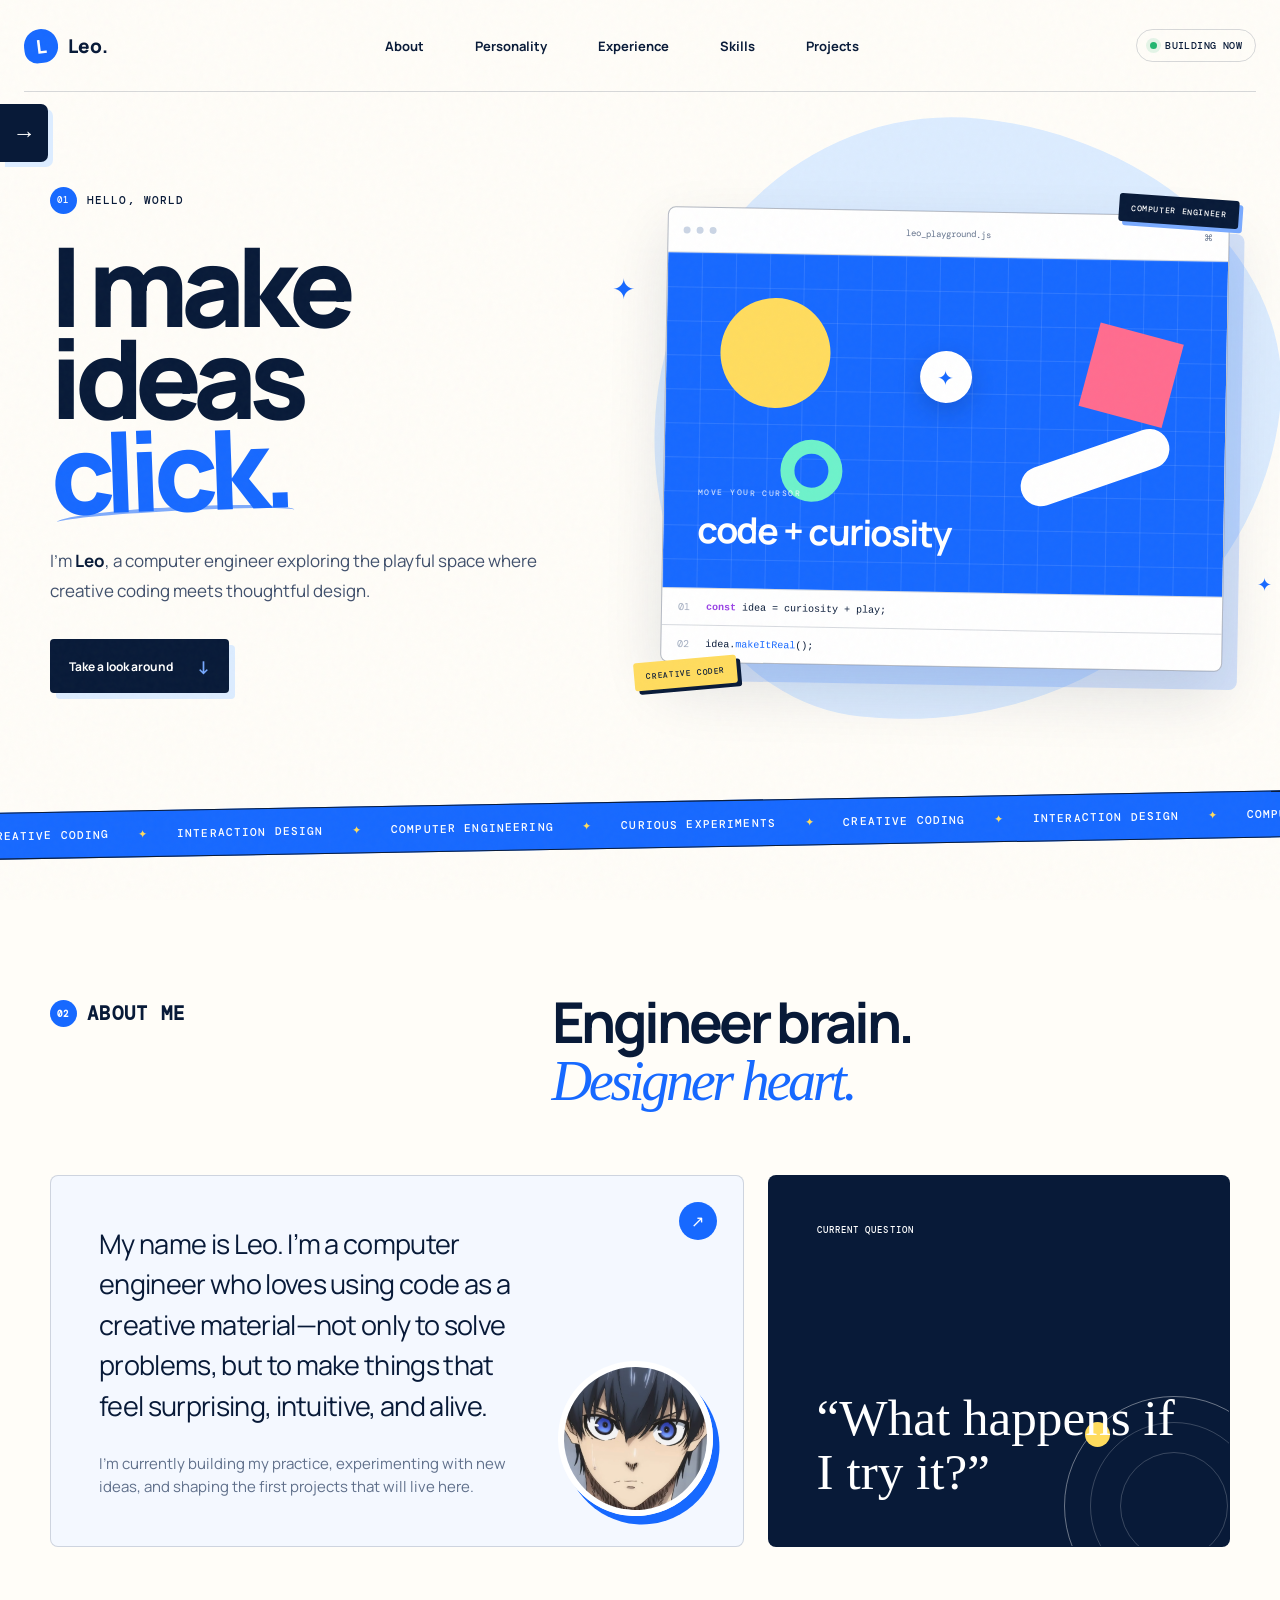
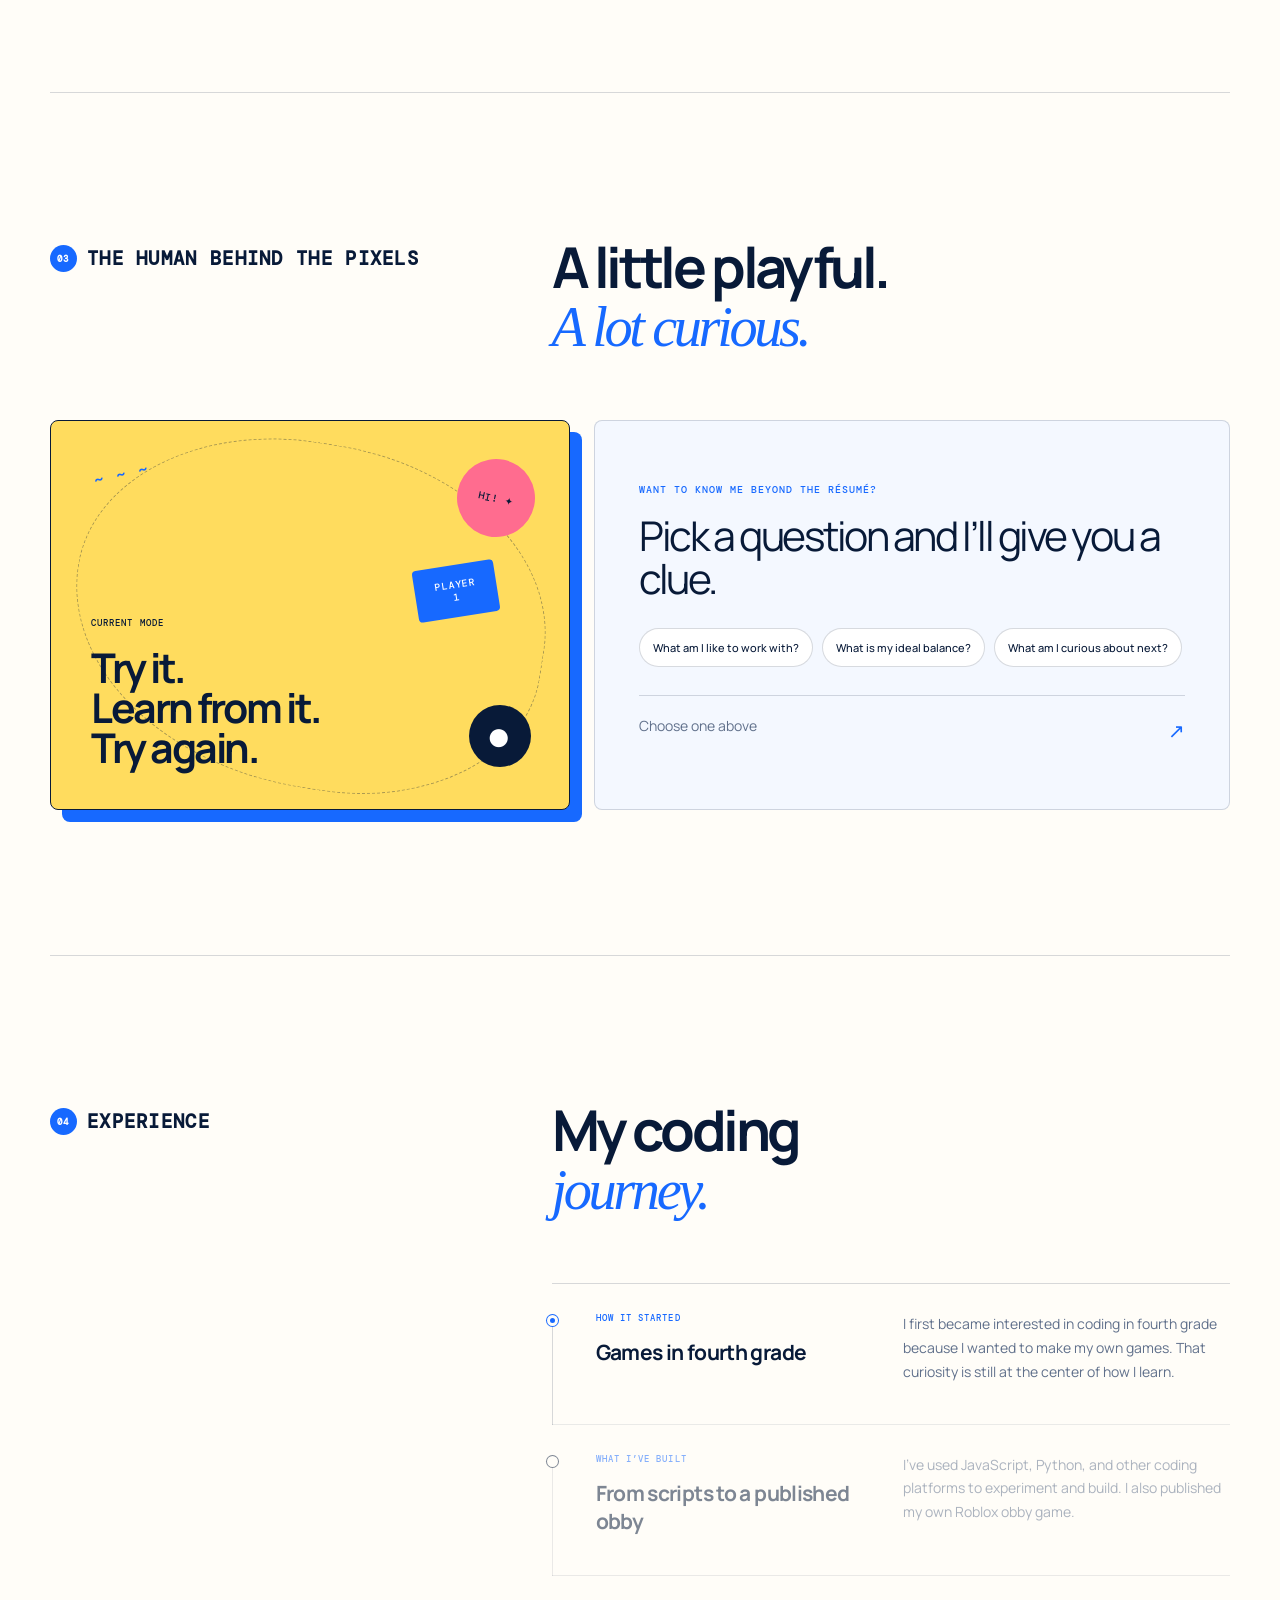
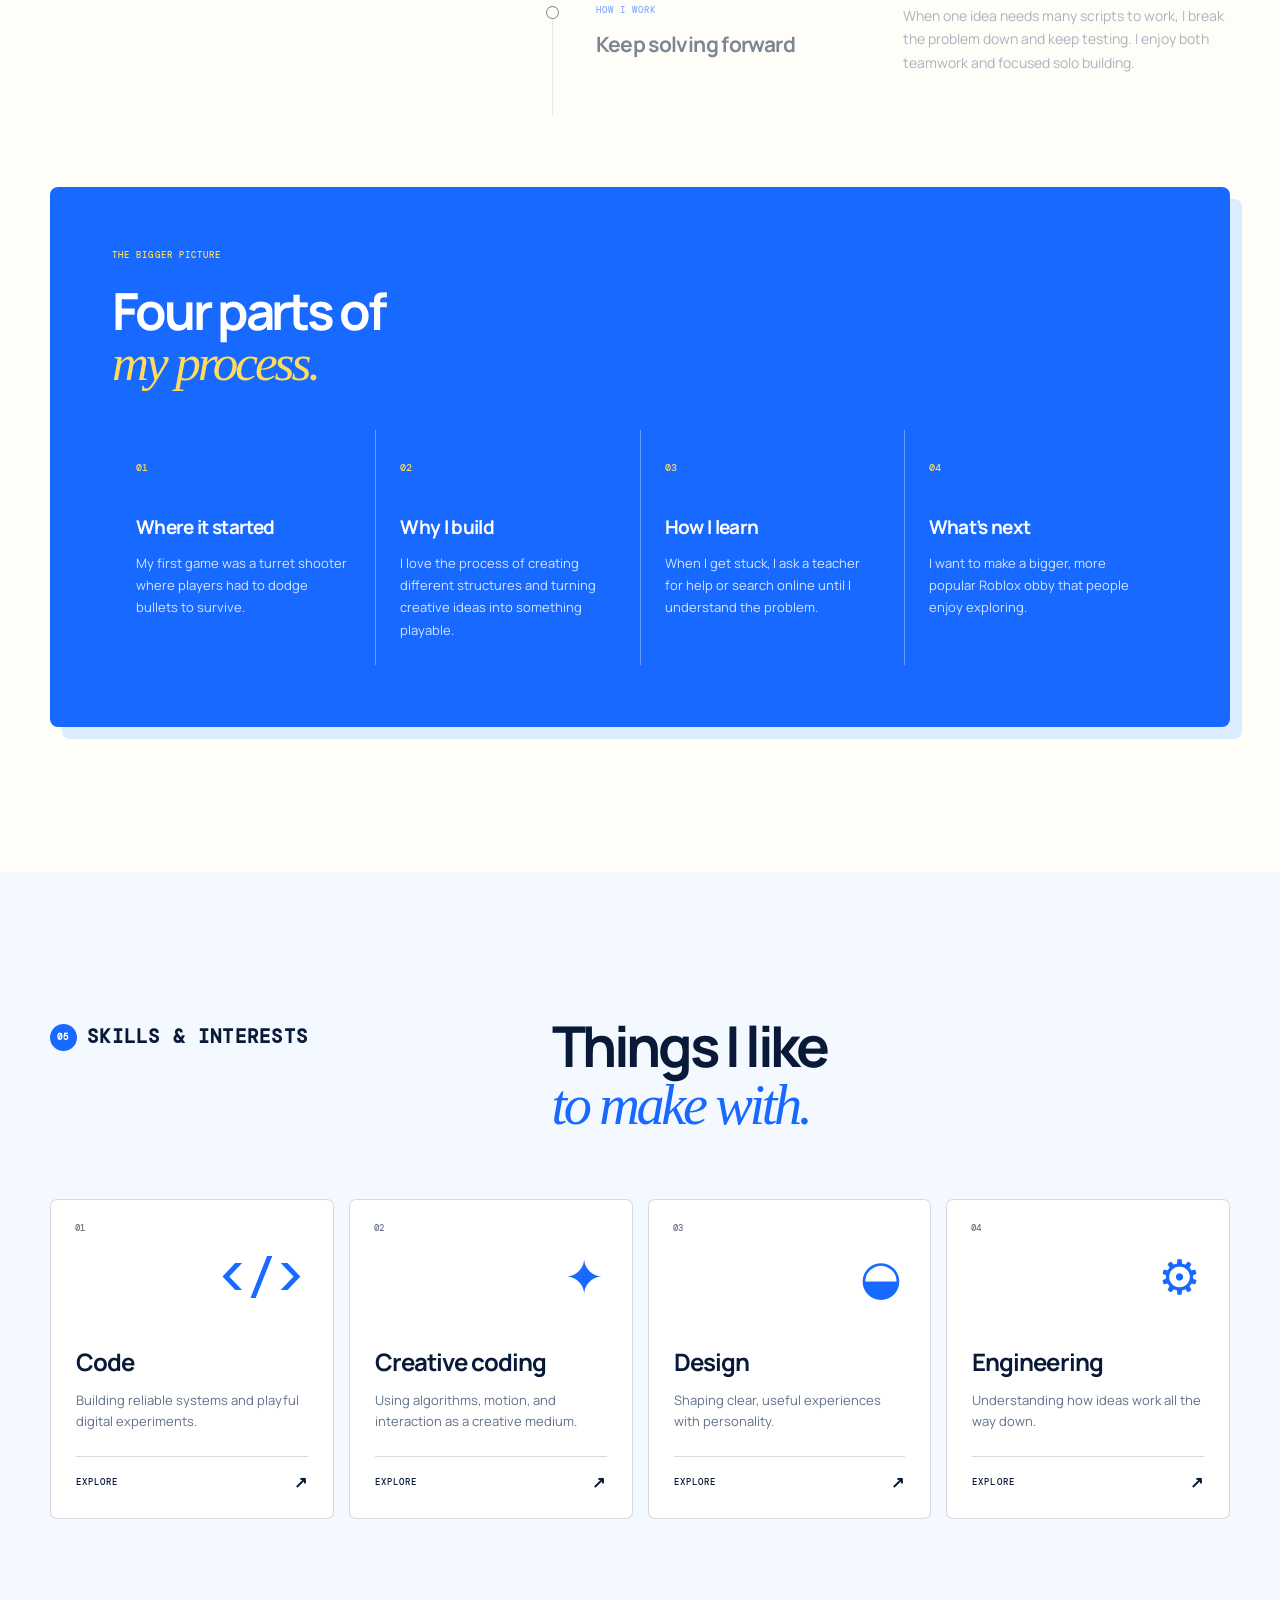
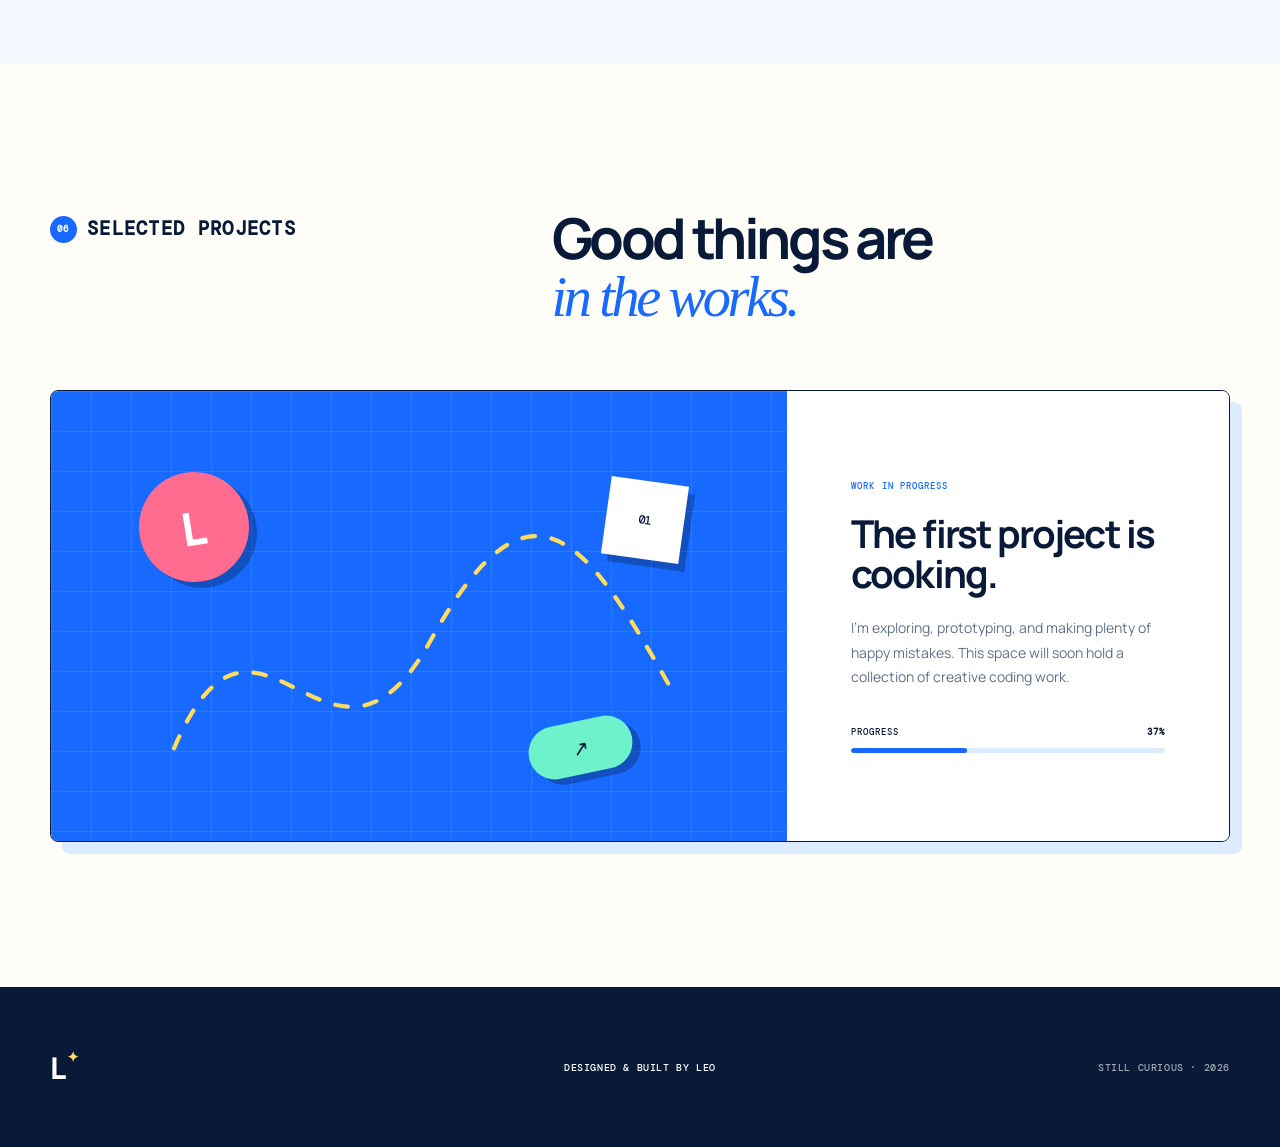
<file: index.html>
<!doctype html>
<html lang="en">
  <head>
    <meta charset="UTF-8" />
    <meta name="viewport" content="width=device-width, initial-scale=1.0" />
    <meta
      name="description"
      content="Leo is a computer engineer creating playful, thoughtful experiences through code and design."
    />
    <title>Leo — Creative Coding & Design</title>
    <link rel="preconnect" href="https://fonts.googleapis.com" />
    <link rel="preconnect" href="https://fonts.gstatic.com" crossorigin />
    <link
      href="https://fonts.googleapis.com/css2?family=DM+Mono:wght@400;500&family=Manrope:wght@400;500;600;700;800&display=swap"
      rel="stylesheet"
    />
    <link rel="stylesheet" href="styles.css" />
  </head>
  <body>
    <div class="page-noise" aria-hidden="true"></div>
    <aside class="topic-sidebar" aria-label="Explore topics">
      <button class="topic-toggle" type="button" aria-expanded="false" aria-controls="topic-menu" aria-label="Open topic navigation"><span>→</span></button>
      <div class="topic-menu" id="topic-menu">
        <p class="topic-menu-label">Explore Leo</p>
        <a href="#about">About Leo</a><a href="#personality">Personality</a><a href="code.html">Code</a><a href="creative-coding.html">Creative coding</a><a href="design.html">Design</a><a href="engineering.html">Engineering</a><a href="#personality">Games & sports</a><a href="#personality">School & activities</a><a href="#projects">Current experiments</a><a href="#experience">Future goals</a>
      </div>
    </aside>
    <header class="site-header">
      <a class="brand" href="#top" aria-label="Leo, back to top">
        <span class="brand-mark" aria-hidden="true">L</span>
        <span>Leo.</span>
      </a>

      <nav aria-label="Main navigation">
        <a href="#about">About</a>
        <a href="#personality">Personality</a>
        <a href="#experience">Experience</a>
        <a href="#skills">Skills</a>
        <a href="#projects">Projects</a>
      </nav>

      <a class="status-pill" href="#projects">
        <span class="status-dot" aria-hidden="true"></span>
        Building now
      </a>
    </header>

    <main id="top">
      <section class="hero section-shell" aria-labelledby="hero-title">
        <div class="hero-copy reveal">
          <p class="eyebrow"><span>01</span> Hello, world</p>
          <h1 id="hero-title">
            I make ideas<br />
            <span class="scribble-wrap">click.</span>
          </h1>
          <p class="hero-intro">
            I’m <strong>Leo</strong>, a computer engineer exploring the playful
            space where creative coding meets thoughtful design.
          </p>
          <a class="button" href="#about">
            Take a look around
            <span aria-hidden="true">↓</span>
          </a>
        </div>

        <div class="hero-visual reveal" aria-label="Interactive creative coding illustration">
          <div class="code-window">
            <div class="window-bar">
              <div class="window-dots" aria-hidden="true"><i></i><i></i><i></i></div>
              <span>leo_playground.js</span>
              <span>⌘</span>
            </div>
            <div class="canvas" id="creative-canvas">
              <span class="shape shape-circle"></span>
              <span class="shape shape-square"></span>
              <span class="shape shape-pill"></span>
              <span class="shape shape-ring"></span>
              <div class="canvas-label">
                <span>MOVE YOUR CURSOR</span>
                <strong>code + curiosity</strong>
              </div>
              <div class="cursor-bubble" aria-hidden="true">✦</div>
            </div>
            <div class="code-line" aria-hidden="true">
              <span>01</span><code><b>const</b> idea = curiosity + play;</code>
            </div>
            <div class="code-line" aria-hidden="true">
              <span>02</span><code>idea.<em>makeItReal</em>();</code>
            </div>
          </div>
          <span class="float-tag tag-one">COMPUTER ENGINEER</span>
          <span class="float-tag tag-two">CREATIVE CODER</span>
          <span class="spark spark-one" aria-hidden="true">✦</span>
          <span class="spark spark-two" aria-hidden="true">✦</span>
        </div>
      </section>

      <section class="marquee" aria-label="Areas of interest">
        <div class="marquee-track">
          <span>Creative coding</span><i>✦</i><span>Interaction design</span><i>✦</i>
          <span>Computer engineering</span><i>✦</i><span>Curious experiments</span><i>✦</i>
          <span>Creative coding</span><i>✦</i><span>Interaction design</span><i>✦</i>
          <span>Computer engineering</span><i>✦</i><span>Curious experiments</span><i>✦</i>
        </div>
      </section>

      <section class="about section-shell" id="about" aria-labelledby="about-title">
        <div class="section-heading reveal">
          <p class="eyebrow"><span>02</span> About me</p>
          <h2 id="about-title">Engineer brain.<br /><em>Designer heart.</em></h2>
        </div>
        <div class="about-grid">
          <div class="about-card intro-card reveal">
            <span class="card-icon" aria-hidden="true">↗</span>
            <img class="about-avatar" src="assets/leo-avatar.png" alt="Leo avatar illustration" />
            <p>
              My name is Leo. I’m a computer engineer who loves using code as a
              creative material—not only to solve problems, but to make things
              that feel surprising, intuitive, and alive.
            </p>
            <p>
              I’m currently building my practice, experimenting with new ideas,
              and shaping the first projects that will live here.
            </p>
          </div>
          <div class="about-card principle-card reveal">
            <span class="mini-label">CURRENT QUESTION</span>
            <blockquote>“What happens if I try it?”</blockquote>
            <div class="orbit" aria-hidden="true"><span></span></div>
          </div>
        </div>
      </section>

      <section class="personality section-shell" id="personality" aria-labelledby="personality-title">
        <div class="section-heading reveal">
          <p class="eyebrow"><span>03</span> The human behind the pixels</p>
          <h2 id="personality-title">A little playful.<br /><em>A lot curious.</em></h2>
        </div>
        <div class="personality-layout">
          <div class="personality-collage reveal" aria-label="A playful collage about Leo">
            <span class="sticker sticker-smile">HI! ✦</span>
            <span class="sticker sticker-game">PLAYER<br />1</span>
            <span class="sticker sticker-ball" aria-hidden="true">●</span>
            <span class="sticker sticker-wave">~ ~ ~</span>
            <div class="personality-note">
              <span class="mini-label">CURRENT MODE</span>
              <strong>Try it.<br />Learn from it.<br />Try again.</strong>
            </div>
          </div>
          <div class="personality-conversation reveal">
            <p class="conversation-kicker">Want to know me beyond the résumé?</p>
            <p class="conversation-prompt" id="personality-prompt">Pick a question and I’ll give you a clue.</p>
            <div class="question-list" role="group" aria-label="Questions about Leo">
              <button type="button" data-answer="Funny enough to make the hard parts feel lighter—and kind enough to make room for other people’s ideas.">What am I like to work with?</button>
              <button type="button" data-answer="Somewhere between a focused solo quest and a good team game. I like making things together, then recharging with a game or a swim.">What is my ideal balance?</button>
              <button type="button" data-answer="I’m curious about trying new sports, joining activities at school, and seeing what unexpected skills show up along the way.">What am I curious about next?</button>
            </div>
            <p class="conversation-answer" id="personality-answer" aria-live="polite">Choose one above <span>↗</span></p>
          </div>
        </div>
      </section>

      <section class="experience section-shell" id="experience" aria-labelledby="experience-title">
        <div class="section-heading reveal">
          <p class="eyebrow"><span>04</span> Experience</p>
          <h2 id="experience-title">My coding<br /><em>journey.</em></h2>
        </div>
        <div class="timeline reveal">
          <article class="timeline-item">
            <div class="timeline-marker"><span></span></div>
            <div class="timeline-meta">
              <span class="mini-label">HOW IT STARTED</span>
              <h3>Games in fourth grade</h3>
            </div>
            <p>
              I first became interested in coding in fourth grade because I wanted to make my own games. That curiosity is still at the center of how I learn.
            </p>
          </article>
          <article class="timeline-item muted-item">
            <div class="timeline-marker"><span></span></div>
            <div class="timeline-meta">
              <span class="mini-label">WHAT I’VE BUILT</span>
              <h3>From scripts to a published obby</h3>
            </div>
            <p>I’ve used JavaScript, Python, and other coding platforms to experiment and build. I also published my own Roblox obby game.</p>
          </article>
          <article class="timeline-item muted-item">
            <div class="timeline-marker"><span></span></div>
            <div class="timeline-meta">
              <span class="mini-label">HOW I WORK</span>
              <h3>Keep solving forward</h3>
            </div>
            <p>When one idea needs many scripts to work, I break the problem down and keep testing. I enjoy both teamwork and focused solo building.</p>
          </article>
        </div>
        <div class="experience-feature reveal">
          <div class="experience-feature-intro">
            <span class="mini-label">THE BIGGER PICTURE</span>
            <h3>Four parts of<br /><em>my process.</em></h3>
          </div>
          <div class="experience-feature-grid">
            <article>
              <span class="feature-number">01</span>
              <h4>Where it started</h4>
              <p>My first game was a turret shooter where players had to dodge bullets to survive.</p>
            </article>
            <article>
              <span class="feature-number">02</span>
              <h4>Why I build</h4>
              <p>I love the process of creating different structures and turning creative ideas into something playable.</p>
            </article>
            <article>
              <span class="feature-number">03</span>
              <h4>How I learn</h4>
              <p>When I get stuck, I ask a teacher for help or search online until I understand the problem.</p>
            </article>
            <article>
              <span class="feature-number">04</span>
              <h4>What’s next</h4>
              <p>I want to make a bigger, more popular Roblox obby that people enjoy exploring.</p>
            </article>
          </div>
        </div>
      </section>

      <section class="skills section-shell" id="skills" aria-labelledby="skills-title">
        <div class="section-heading reveal">
          <p class="eyebrow"><span>05</span> Skills & interests</p>
          <h2 id="skills-title">Things I like<br /><em>to make with.</em></h2>
        </div>
        <div class="skill-grid">
          <a class="skill-card reveal" data-topic="code" href="code.html" aria-label="Learn more about Code">
            <span class="skill-number">01</span>
            <div class="skill-symbol" aria-hidden="true">&lt;/&gt;</div>
            <h3>Code</h3>
            <p>Building reliable systems and playful digital experiments.</p>
            <span class="skill-link-hint">EXPLORE <b>↗</b></span>
          </a>
          <a class="skill-card reveal" data-topic="creative-coding" href="creative-coding.html" aria-label="Learn more about Creative Coding">
            <span class="skill-number">02</span>
            <div class="skill-symbol" aria-hidden="true">✦</div>
            <h3>Creative coding</h3>
            <p>Using algorithms, motion, and interaction as a creative medium.</p>
            <span class="skill-link-hint">EXPLORE <b>↗</b></span>
          </a>
          <a class="skill-card reveal" data-topic="design" href="design.html" aria-label="Learn more about Design">
            <span class="skill-number">03</span>
            <div class="skill-symbol" aria-hidden="true">◒</div>
            <h3>Design</h3>
            <p>Shaping clear, useful experiences with personality.</p>
            <span class="skill-link-hint">EXPLORE <b>↗</b></span>
          </a>
          <a class="skill-card reveal" data-topic="engineering" href="engineering.html" aria-label="Learn more about Engineering">
            <span class="skill-number">04</span>
            <div class="skill-symbol" aria-hidden="true">⚙</div>
            <h3>Engineering</h3>
            <p>Understanding how ideas work all the way down.</p>
            <span class="skill-link-hint">EXPLORE <b>↗</b></span>
          </a>
        </div>
      </section>

      <section class="projects section-shell" id="projects" aria-labelledby="projects-title">
        <div class="section-heading reveal">
          <p class="eyebrow"><span>06</span> Selected projects</p>
          <h2 id="projects-title">Good things are<br /><em>in the works.</em></h2>
        </div>
        <div class="project-lab reveal">
          <div class="lab-visual" aria-hidden="true">
            <div class="blueprint-grid"></div>
            <span class="project-shape ps-one">L</span>
            <span class="project-shape ps-two">01</span>
            <span class="project-shape ps-three">↗</span>
            <svg viewBox="0 0 420 260" role="presentation">
              <path d="M35 187 C95 46 146 240 218 110 S330 40 388 142" />
            </svg>
          </div>
          <div class="lab-copy">
            <span class="mini-label">WORK IN PROGRESS</span>
            <h3>The first project is cooking.</h3>
            <p>
              I’m exploring, prototyping, and making plenty of happy mistakes.
              This space will soon hold a collection of creative coding work.
            </p>
            <div class="progress-label"><span>PROGRESS</span><strong>37%</strong></div>
            <div class="progress-track"><span></span></div>
          </div>
        </div>
      </section>
    </main>

    <footer>
      <div class="footer-mark">L<span>✦</span></div>
      <p>Designed & built by Leo</p>
      <p>Still curious · <span id="year"></span></p>
    </footer>

    <script src="script.js"></script>
  </body>
</html>
</file>
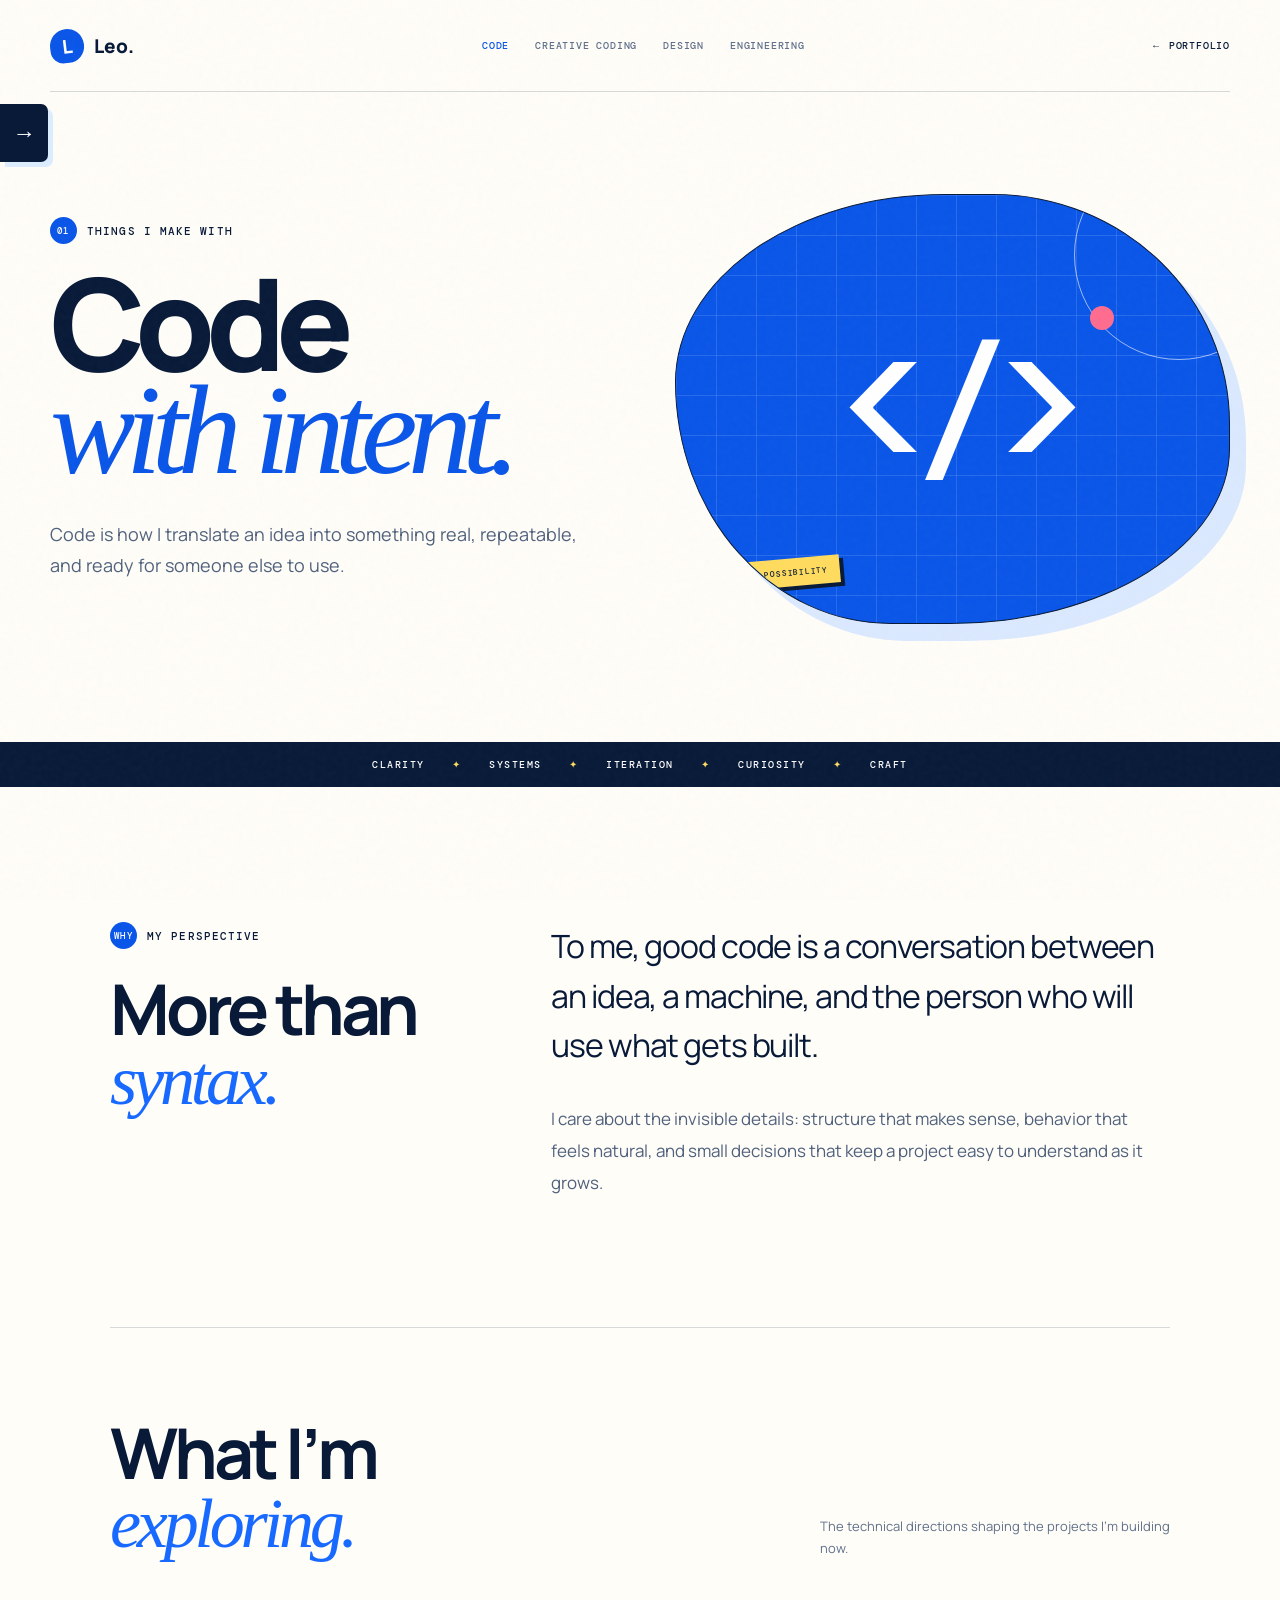
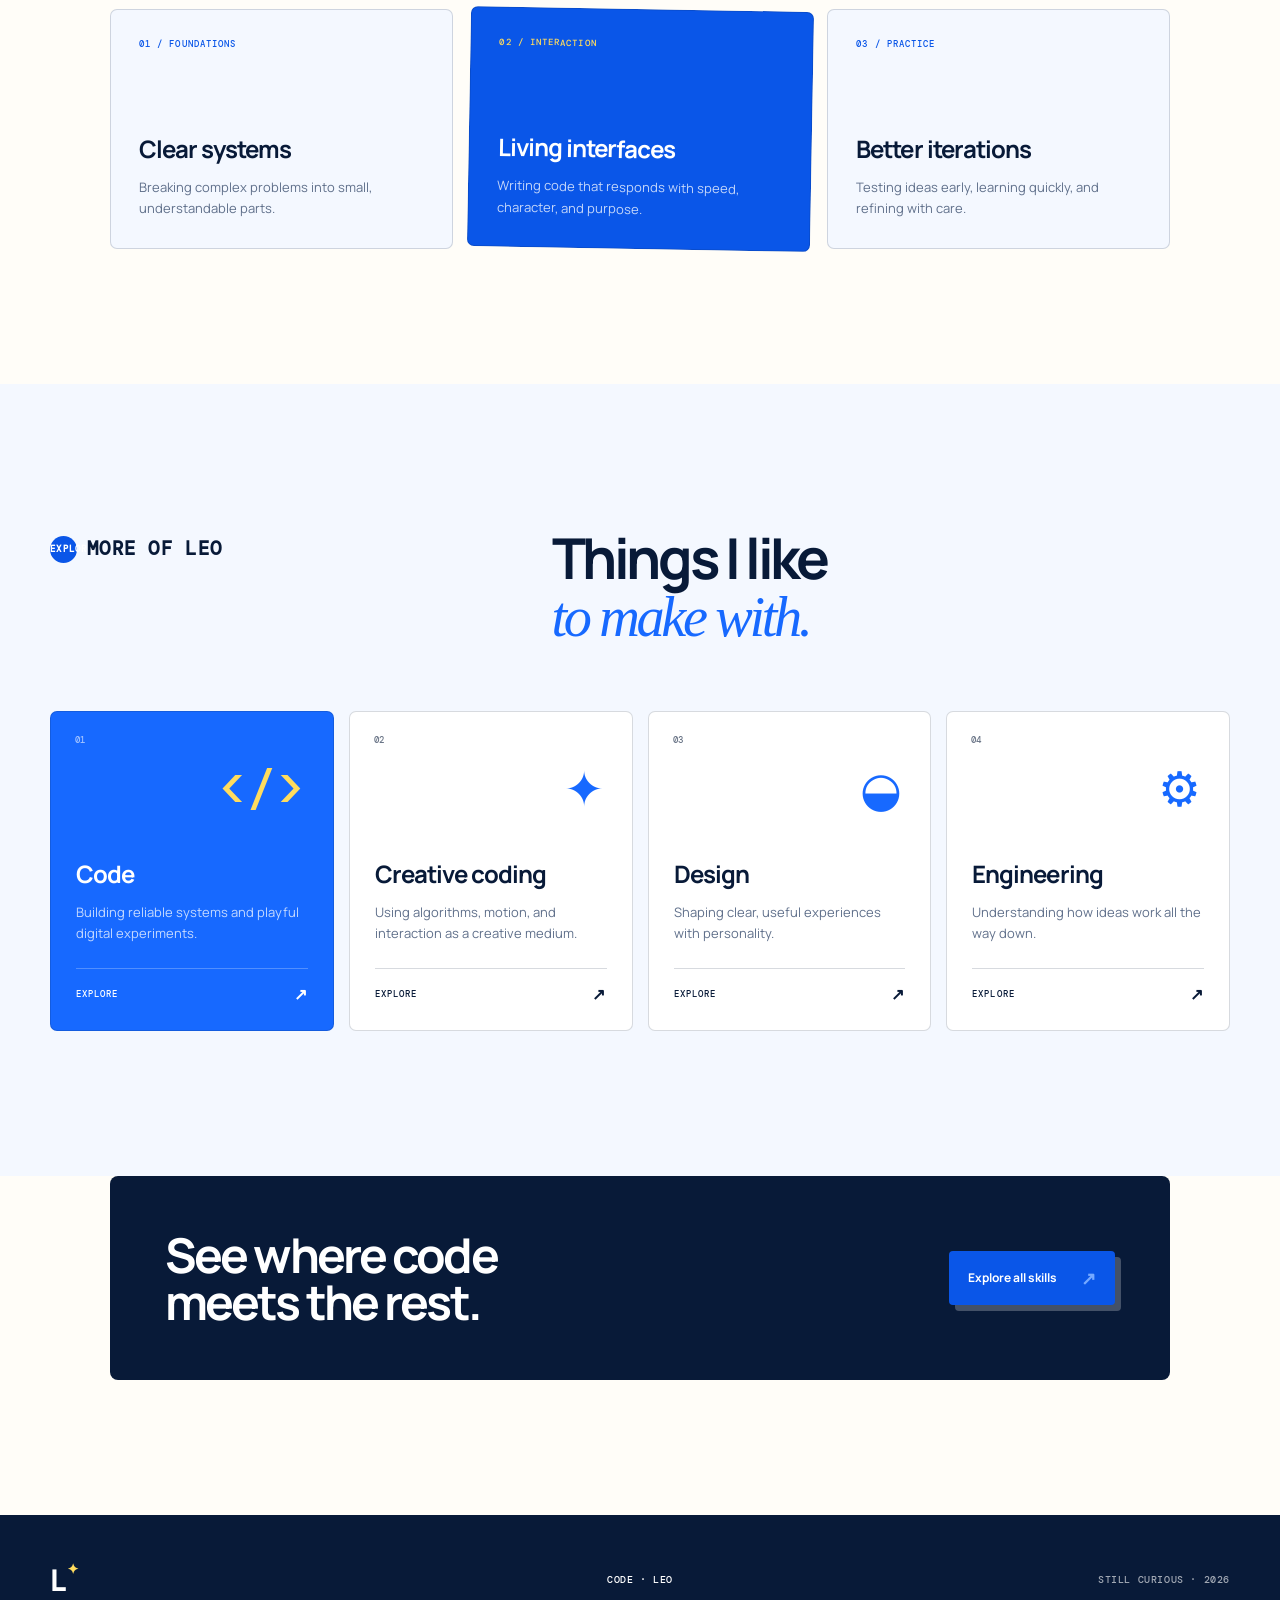
<file: code.html>
<!doctype html>
<html lang="en">
  <head>
    <meta charset="UTF-8" />
    <meta name="viewport" content="width=device-width, initial-scale=1.0" />
    <meta name="description" content="Leo's approach to code: clear systems, thoughtful logic, and ideas made real." />
    <title>Code — Leo</title>
    <link rel="preconnect" href="https://fonts.googleapis.com" />
    <link rel="preconnect" href="https://fonts.gstatic.com" crossorigin />
    <link href="https://fonts.googleapis.com/css2?family=DM+Mono:wght@400;500&family=Manrope:wght@400;500;600;700;800&display=swap" rel="stylesheet" />
    <link rel="stylesheet" href="styles.css" />
    <link rel="stylesheet" href="subject.css" />
  </head>
  <body class="subject-page code" data-topic="code">
    <div class="page-noise" aria-hidden="true"></div>
    <aside class="topic-sidebar" aria-label="Explore topics">
      <button class="topic-toggle" type="button" aria-expanded="false" aria-controls="topic-menu" aria-label="Open topic navigation"><span>→</span></button>
      <div class="topic-menu" id="topic-menu"><p class="topic-menu-label">Explore Leo</p><a href="index.html#about">About Leo</a><a href="index.html#personality">Personality</a><a href="code.html">Code</a><a href="creative-coding.html">Creative coding</a><a href="design.html">Design</a><a href="engineering.html">Engineering</a><a href="index.html#personality">Games & sports</a><a href="index.html#personality">School & activities</a><a href="index.html#projects">Current experiments</a><a href="index.html#experience">Future goals</a></div>
    </aside>
    <header class="subject-header">
      <a class="brand" href="index.html" aria-label="Leo, return home"><span class="brand-mark">L</span><span>Leo.</span></a>
      <nav class="topic-nav" aria-label="Subject navigation">
        <a href="code.html" aria-current="page">Code</a><a href="creative-coding.html">Creative coding</a><a href="design.html">Design</a><a href="engineering.html">Engineering</a>
      </nav>
      <a class="back-home" href="index.html#skills" aria-label="Back to portfolio"><span>←</span> Portfolio</a>
    </header>
    <main>
      <section class="subject-hero">
        <div class="reveal">
          <p class="eyebrow"><span>01</span> Things I make with</p>
          <h1>Code<em>with intent.</em></h1>
          <p class="subject-lead">Code is how I translate an idea into something real, repeatable, and ready for someone else to use.</p>
        </div>
        <div class="subject-visual reveal" aria-label="Code illustration">
          <div class="visual-orbit"></div><strong class="mega-symbol">&lt;/&gt;</strong><span class="visual-note">LOGIC → POSSIBILITY</span>
        </div>
      </section>
      <div class="subject-marquee">clarity <span>✦</span> systems <span>✦</span> iteration <span>✦</span> curiosity <span>✦</span> craft</div>
      <section class="subject-content">
        <div class="subject-intro reveal">
          <div><p class="eyebrow"><span>WHY</span> My perspective</p><h2>More than<br /><em>syntax.</em></h2></div>
          <div class="subject-intro-copy">
            <p>To me, good code is a conversation between an idea, a machine, and the person who will use what gets built.</p>
            <p>I care about the invisible details: structure that makes sense, behavior that feels natural, and small decisions that keep a project easy to understand as it grows.</p>
          </div>
        </div>
        <div class="explore-block reveal">
          <div class="explore-heading"><h2>What I’m<br /><em>exploring.</em></h2><p>The technical directions shaping the projects I’m building now.</p></div>
          <div class="explore-grid">
            <article class="explore-card"><span class="mini-label">01 / FOUNDATIONS</span><div><h3>Clear systems</h3><p>Breaking complex problems into small, understandable parts.</p></div></article>
            <article class="explore-card"><span class="mini-label">02 / INTERACTION</span><div><h3>Living interfaces</h3><p>Writing code that responds with speed, character, and purpose.</p></div></article>
            <article class="explore-card"><span class="mini-label">03 / PRACTICE</span><div><h3>Better iterations</h3><p>Testing ideas early, learning quickly, and refining with care.</p></div></article>
          </div>
        </div>
      </section>
      <section class="skills subject-skills" aria-labelledby="subject-skills-title">
        <div class="section-heading reveal"><p class="eyebrow"><span>EXPLORE</span> More of Leo</p><h2 id="subject-skills-title">Things I like<br /><em>to make with.</em></h2></div>
        <div class="skill-grid">
          <a class="skill-card reveal" data-topic="code" href="code.html" aria-label="Learn more about Code"><span class="skill-number">01</span><div class="skill-symbol" aria-hidden="true">&lt;/&gt;</div><h3>Code</h3><p>Building reliable systems and playful digital experiments.</p><span class="skill-link-hint">EXPLORE <b>↗</b></span></a>
          <a class="skill-card reveal" data-topic="creative-coding" href="creative-coding.html" aria-label="Learn more about Creative Coding"><span class="skill-number">02</span><div class="skill-symbol" aria-hidden="true">✦</div><h3>Creative coding</h3><p>Using algorithms, motion, and interaction as a creative medium.</p><span class="skill-link-hint">EXPLORE <b>↗</b></span></a>
          <a class="skill-card reveal" data-topic="design" href="design.html" aria-label="Learn more about Design"><span class="skill-number">03</span><div class="skill-symbol" aria-hidden="true">◒</div><h3>Design</h3><p>Shaping clear, useful experiences with personality.</p><span class="skill-link-hint">EXPLORE <b>↗</b></span></a>
          <a class="skill-card reveal" data-topic="engineering" href="engineering.html" aria-label="Learn more about Engineering"><span class="skill-number">04</span><div class="skill-symbol" aria-hidden="true">⚙</div><h3>Engineering</h3><p>Understanding how ideas work all the way down.</p><span class="skill-link-hint">EXPLORE <b>↗</b></span></a>
        </div>
      </section>
      <section class="subject-cta reveal"><h2>See where code<br />meets the rest.</h2><a class="button" href="index.html#skills">Explore all skills <span>↗</span></a></section>
    </main>
    <footer class="subject-footer"><div class="footer-mark">L<span>✦</span></div><p>Code · Leo</p><p>Still curious · <span id="year"></span></p></footer>
    <script src="script.js"></script>
  </body>
</html>
</file>
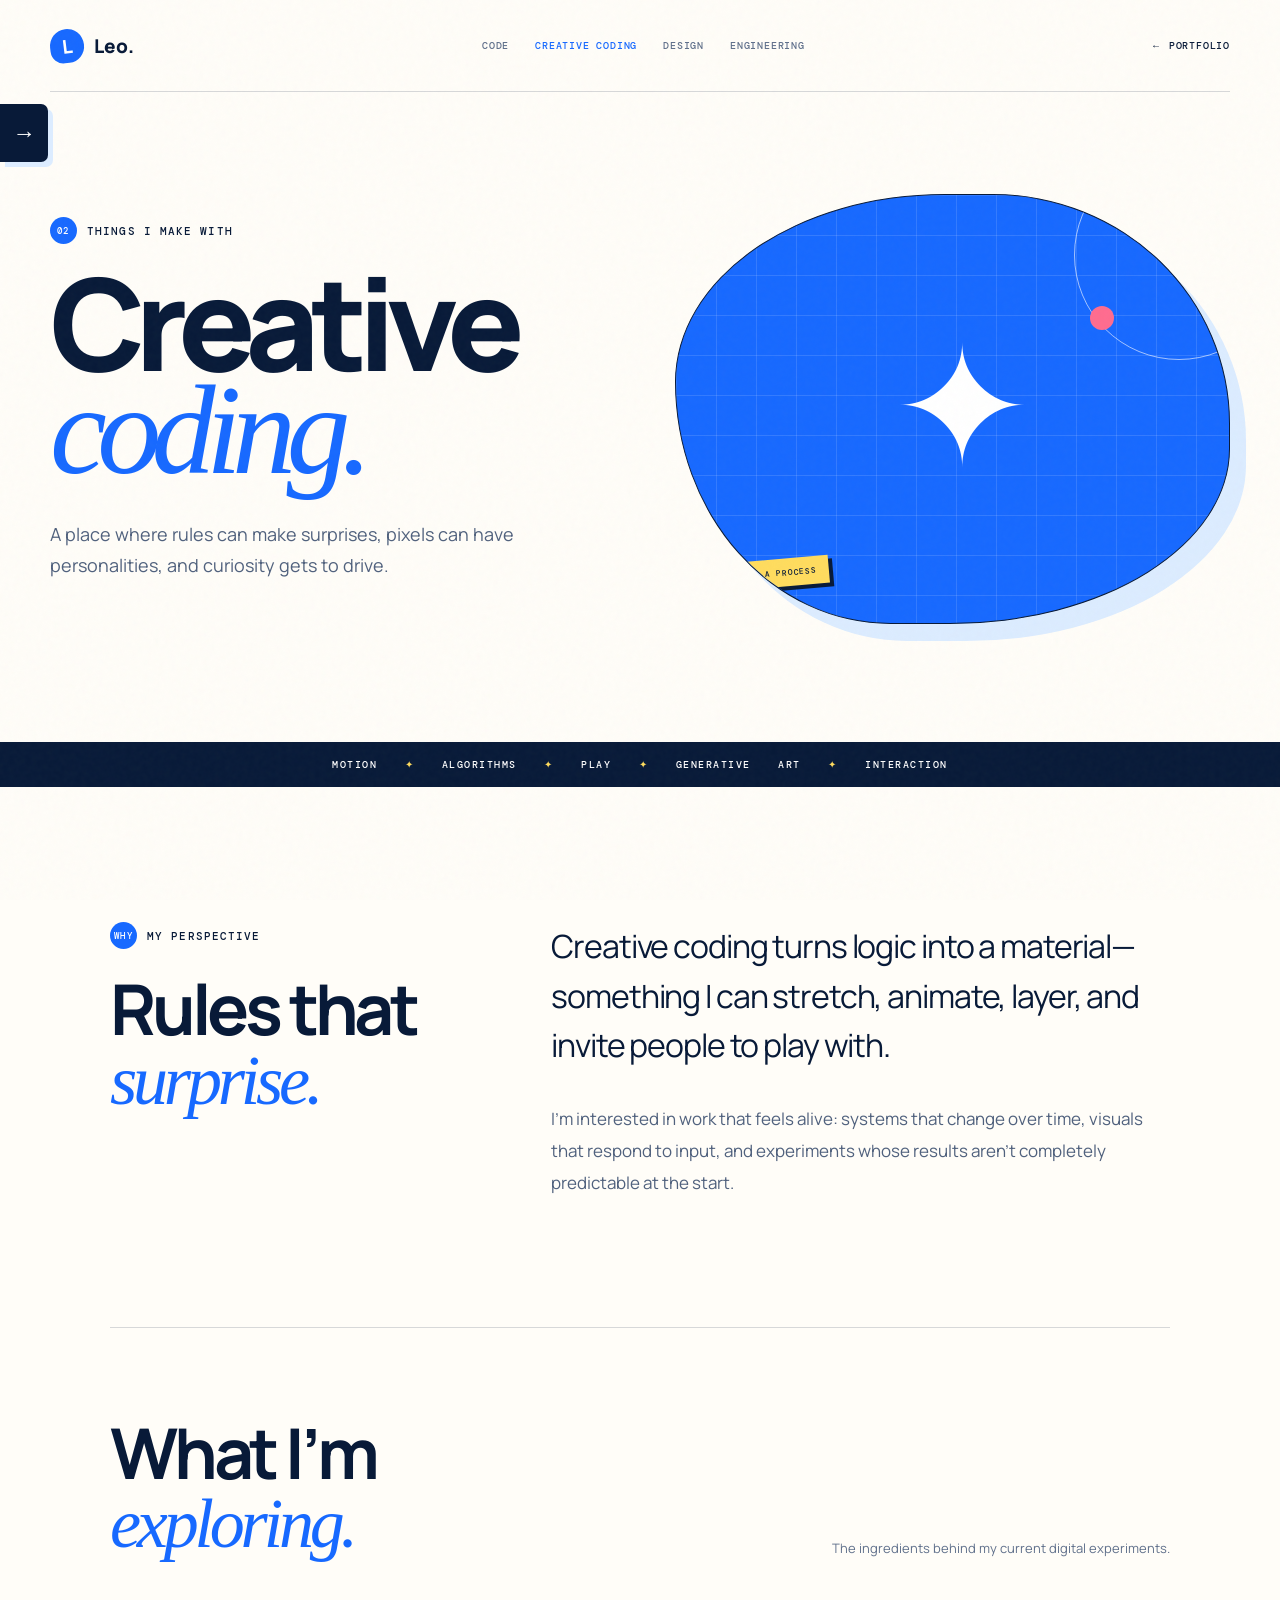
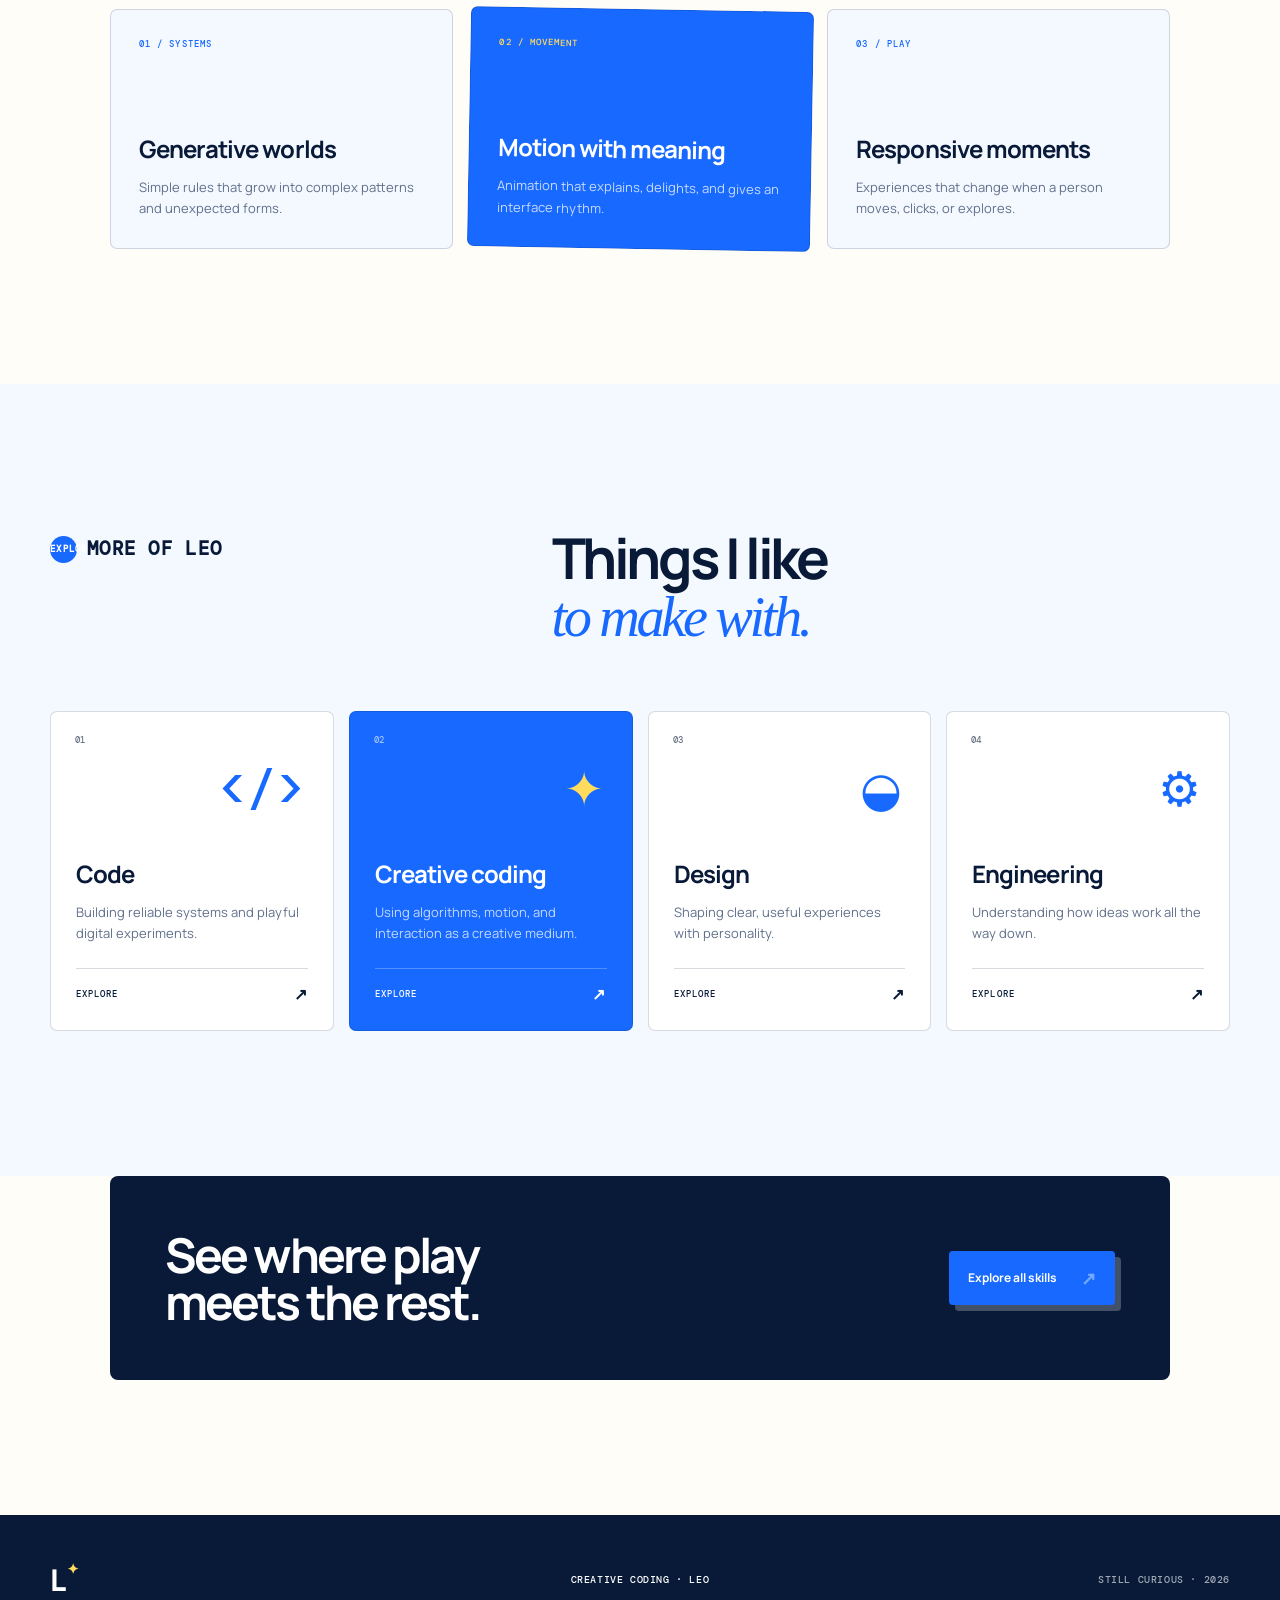
<file: creative-coding.html>
<!doctype html>
<html lang="en">
  <head>
    <meta charset="UTF-8" />
    <meta name="viewport" content="width=device-width, initial-scale=1.0" />
    <meta name="description" content="Leo's creative coding practice: algorithms, motion, interaction, and playful experimentation." />
    <title>Creative Coding — Leo</title>
    <link rel="preconnect" href="https://fonts.googleapis.com" />
    <link rel="preconnect" href="https://fonts.gstatic.com" crossorigin />
    <link href="https://fonts.googleapis.com/css2?family=DM+Mono:wght@400;500&family=Manrope:wght@400;500;600;700;800&display=swap" rel="stylesheet" />
    <link rel="stylesheet" href="styles.css" />
    <link rel="stylesheet" href="subject.css" />
  </head>
  <body class="subject-page creative" data-topic="creative-coding">
    <div class="page-noise" aria-hidden="true"></div>
    <aside class="topic-sidebar" aria-label="Explore topics">
      <button class="topic-toggle" type="button" aria-expanded="false" aria-controls="topic-menu" aria-label="Open topic navigation"><span>→</span></button>
      <div class="topic-menu" id="topic-menu"><p class="topic-menu-label">Explore Leo</p><a href="index.html#about">About Leo</a><a href="index.html#personality">Personality</a><a href="code.html">Code</a><a href="creative-coding.html">Creative coding</a><a href="design.html">Design</a><a href="engineering.html">Engineering</a><a href="index.html#personality">Games & sports</a><a href="index.html#personality">School & activities</a><a href="index.html#projects">Current experiments</a><a href="index.html#experience">Future goals</a></div>
    </aside>
    <header class="subject-header">
      <a class="brand" href="index.html" aria-label="Leo, return home"><span class="brand-mark">L</span><span>Leo.</span></a>
      <nav class="topic-nav" aria-label="Subject navigation">
        <a href="code.html">Code</a><a href="creative-coding.html" aria-current="page">Creative coding</a><a href="design.html">Design</a><a href="engineering.html">Engineering</a>
      </nav>
      <a class="back-home" href="index.html#skills" aria-label="Back to portfolio"><span>←</span> Portfolio</a>
    </header>
    <main>
      <section class="subject-hero">
        <div class="reveal">
          <p class="eyebrow"><span>02</span> Things I make with</p>
          <h1>Creative<em>coding.</em></h1>
          <p class="subject-lead">A place where rules can make surprises, pixels can have personalities, and curiosity gets to drive.</p>
        </div>
        <div class="subject-visual reveal" aria-label="Creative coding illustration">
          <div class="visual-orbit"></div><strong class="mega-symbol">✦</strong><span class="visual-note">PLAY IS A PROCESS</span>
        </div>
      </section>
      <div class="subject-marquee">motion <span>✦</span> algorithms <span>✦</span> play <span>✦</span> generative art <span>✦</span> interaction</div>
      <section class="subject-content">
        <div class="subject-intro reveal">
          <div><p class="eyebrow"><span>WHY</span> My perspective</p><h2>Rules that<br /><em>surprise.</em></h2></div>
          <div class="subject-intro-copy">
            <p>Creative coding turns logic into a material—something I can stretch, animate, layer, and invite people to play with.</p>
            <p>I’m interested in work that feels alive: systems that change over time, visuals that respond to input, and experiments whose results aren’t completely predictable at the start.</p>
          </div>
        </div>
        <div class="explore-block reveal">
          <div class="explore-heading"><h2>What I’m<br /><em>exploring.</em></h2><p>The ingredients behind my current digital experiments.</p></div>
          <div class="explore-grid">
            <article class="explore-card"><span class="mini-label">01 / SYSTEMS</span><div><h3>Generative worlds</h3><p>Simple rules that grow into complex patterns and unexpected forms.</p></div></article>
            <article class="explore-card"><span class="mini-label">02 / MOVEMENT</span><div><h3>Motion with meaning</h3><p>Animation that explains, delights, and gives an interface rhythm.</p></div></article>
            <article class="explore-card"><span class="mini-label">03 / PLAY</span><div><h3>Responsive moments</h3><p>Experiences that change when a person moves, clicks, or explores.</p></div></article>
          </div>
        </div>
      </section>
      <section class="skills subject-skills" aria-labelledby="subject-skills-title">
        <div class="section-heading reveal"><p class="eyebrow"><span>EXPLORE</span> More of Leo</p><h2 id="subject-skills-title">Things I like<br /><em>to make with.</em></h2></div>
        <div class="skill-grid">
          <a class="skill-card reveal" data-topic="code" href="code.html" aria-label="Learn more about Code"><span class="skill-number">01</span><div class="skill-symbol" aria-hidden="true">&lt;/&gt;</div><h3>Code</h3><p>Building reliable systems and playful digital experiments.</p><span class="skill-link-hint">EXPLORE <b>↗</b></span></a>
          <a class="skill-card reveal" data-topic="creative-coding" href="creative-coding.html" aria-label="Learn more about Creative Coding"><span class="skill-number">02</span><div class="skill-symbol" aria-hidden="true">✦</div><h3>Creative coding</h3><p>Using algorithms, motion, and interaction as a creative medium.</p><span class="skill-link-hint">EXPLORE <b>↗</b></span></a>
          <a class="skill-card reveal" data-topic="design" href="design.html" aria-label="Learn more about Design"><span class="skill-number">03</span><div class="skill-symbol" aria-hidden="true">◒</div><h3>Design</h3><p>Shaping clear, useful experiences with personality.</p><span class="skill-link-hint">EXPLORE <b>↗</b></span></a>
          <a class="skill-card reveal" data-topic="engineering" href="engineering.html" aria-label="Learn more about Engineering"><span class="skill-number">04</span><div class="skill-symbol" aria-hidden="true">⚙</div><h3>Engineering</h3><p>Understanding how ideas work all the way down.</p><span class="skill-link-hint">EXPLORE <b>↗</b></span></a>
        </div>
      </section>
      <section class="subject-cta reveal"><h2>See where play<br />meets the rest.</h2><a class="button" href="index.html#skills">Explore all skills <span>↗</span></a></section>
    </main>
    <footer class="subject-footer"><div class="footer-mark">L<span>✦</span></div><p>Creative Coding · Leo</p><p>Still curious · <span id="year"></span></p></footer>
    <script src="script.js"></script>
  </body>
</html>
</file>
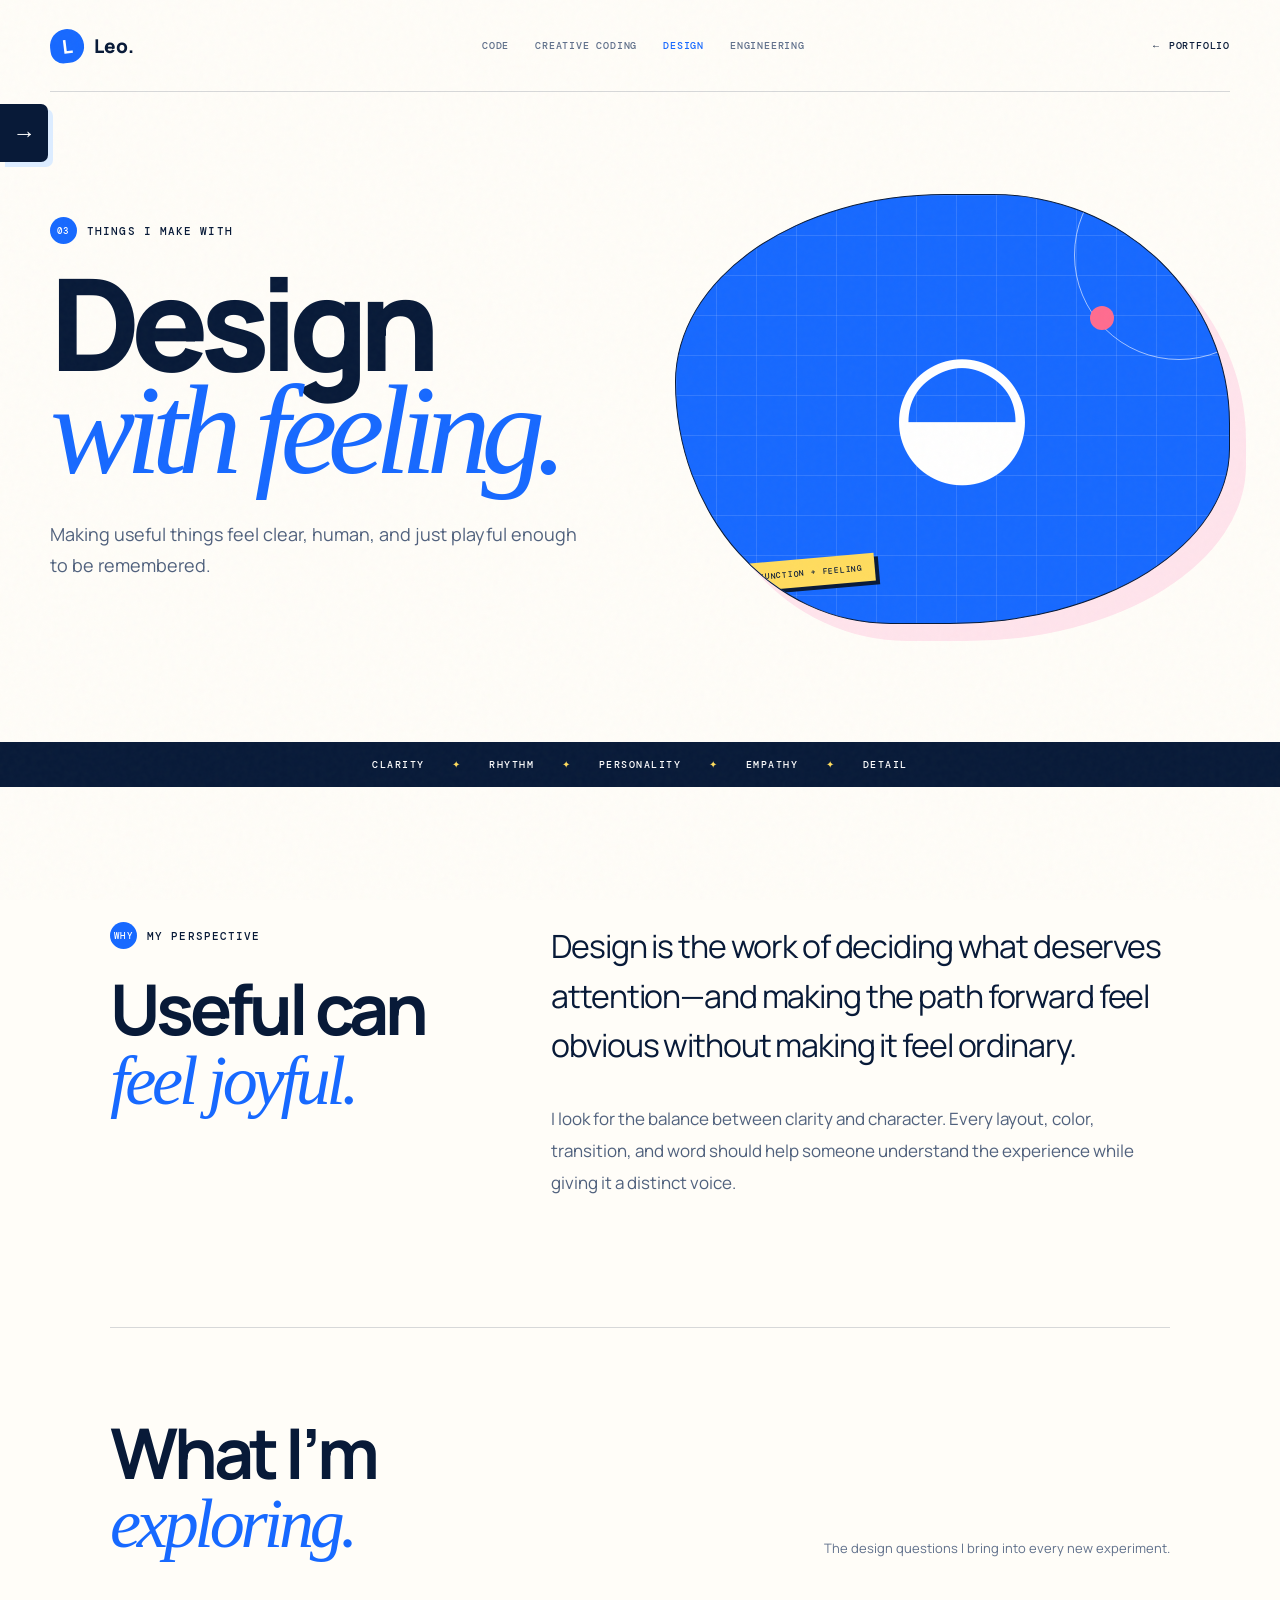
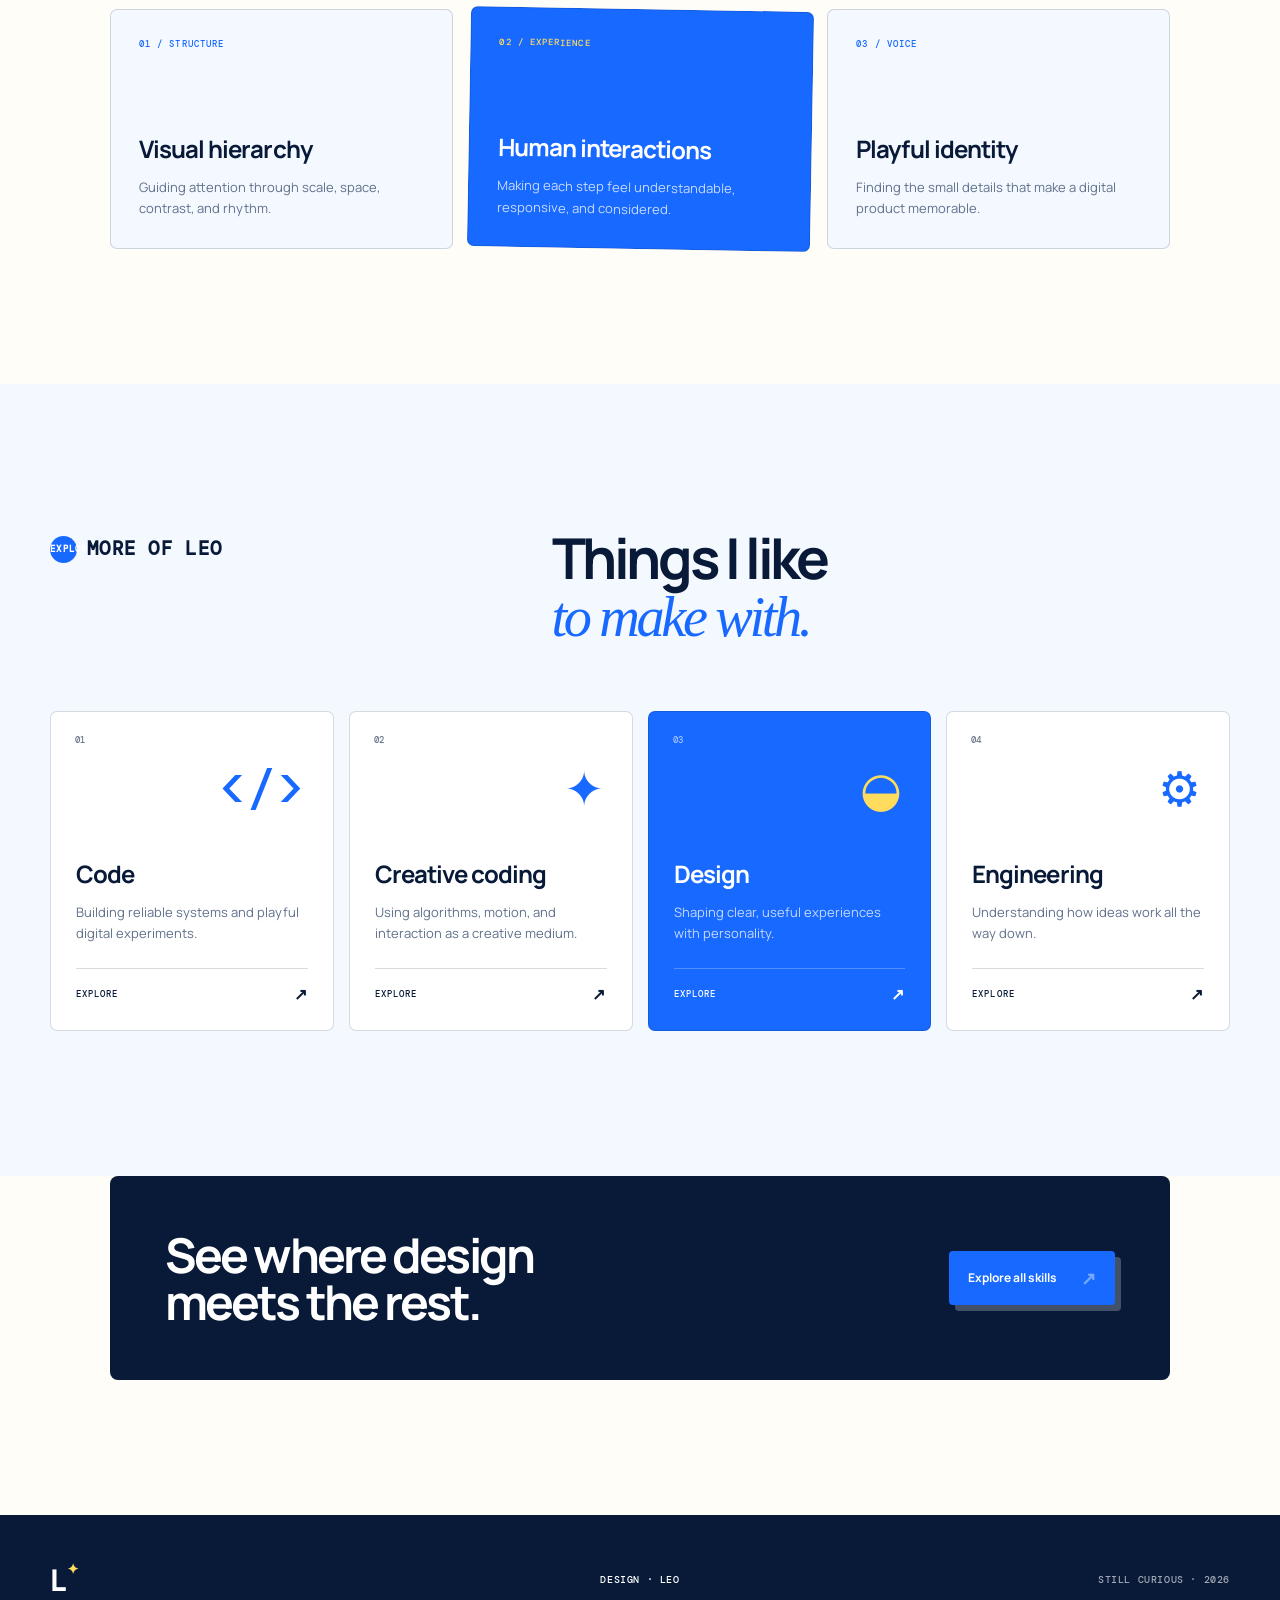
<file: design.html>
<!doctype html>
<html lang="en">
  <head>
    <meta charset="UTF-8" />
    <meta name="viewport" content="width=device-width, initial-scale=1.0" />
    <meta name="description" content="Leo's approach to design: clear, useful experiences with personality." />
    <title>Design — Leo</title>
    <link rel="preconnect" href="https://fonts.googleapis.com" />
    <link rel="preconnect" href="https://fonts.gstatic.com" crossorigin />
    <link href="https://fonts.googleapis.com/css2?family=DM+Mono:wght@400;500&family=Manrope:wght@400;500;600;700;800&display=swap" rel="stylesheet" />
    <link rel="stylesheet" href="styles.css" />
    <link rel="stylesheet" href="subject.css" />
  </head>
  <body class="subject-page design" data-topic="design">
    <div class="page-noise" aria-hidden="true"></div>
    <aside class="topic-sidebar" aria-label="Explore topics">
      <button class="topic-toggle" type="button" aria-expanded="false" aria-controls="topic-menu" aria-label="Open topic navigation"><span>→</span></button>
      <div class="topic-menu" id="topic-menu"><p class="topic-menu-label">Explore Leo</p><a href="index.html#about">About Leo</a><a href="index.html#personality">Personality</a><a href="code.html">Code</a><a href="creative-coding.html">Creative coding</a><a href="design.html">Design</a><a href="engineering.html">Engineering</a><a href="index.html#personality">Games & sports</a><a href="index.html#personality">School & activities</a><a href="index.html#projects">Current experiments</a><a href="index.html#experience">Future goals</a></div>
    </aside>
    <header class="subject-header">
      <a class="brand" href="index.html" aria-label="Leo, return home"><span class="brand-mark">L</span><span>Leo.</span></a>
      <nav class="topic-nav" aria-label="Subject navigation">
        <a href="code.html">Code</a><a href="creative-coding.html">Creative coding</a><a href="design.html" aria-current="page">Design</a><a href="engineering.html">Engineering</a>
      </nav>
      <a class="back-home" href="index.html#skills" aria-label="Back to portfolio"><span>←</span> Portfolio</a>
    </header>
    <main>
      <section class="subject-hero">
        <div class="reveal">
          <p class="eyebrow"><span>03</span> Things I make with</p>
          <h1>Design<em>with feeling.</em></h1>
          <p class="subject-lead">Making useful things feel clear, human, and just playful enough to be remembered.</p>
        </div>
        <div class="subject-visual reveal" aria-label="Design illustration">
          <div class="visual-orbit"></div><strong class="mega-symbol">◒</strong><span class="visual-note">FORM + FUNCTION + FEELING</span>
        </div>
      </section>
      <div class="subject-marquee">clarity <span>✦</span> rhythm <span>✦</span> personality <span>✦</span> empathy <span>✦</span> detail</div>
      <section class="subject-content">
        <div class="subject-intro reveal">
          <div><p class="eyebrow"><span>WHY</span> My perspective</p><h2>Useful can<br /><em>feel joyful.</em></h2></div>
          <div class="subject-intro-copy">
            <p>Design is the work of deciding what deserves attention—and making the path forward feel obvious without making it feel ordinary.</p>
            <p>I look for the balance between clarity and character. Every layout, color, transition, and word should help someone understand the experience while giving it a distinct voice.</p>
          </div>
        </div>
        <div class="explore-block reveal">
          <div class="explore-heading"><h2>What I’m<br /><em>exploring.</em></h2><p>The design questions I bring into every new experiment.</p></div>
          <div class="explore-grid">
            <article class="explore-card"><span class="mini-label">01 / STRUCTURE</span><div><h3>Visual hierarchy</h3><p>Guiding attention through scale, space, contrast, and rhythm.</p></div></article>
            <article class="explore-card"><span class="mini-label">02 / EXPERIENCE</span><div><h3>Human interactions</h3><p>Making each step feel understandable, responsive, and considered.</p></div></article>
            <article class="explore-card"><span class="mini-label">03 / VOICE</span><div><h3>Playful identity</h3><p>Finding the small details that make a digital product memorable.</p></div></article>
          </div>
        </div>
      </section>
      <section class="skills subject-skills" aria-labelledby="subject-skills-title">
        <div class="section-heading reveal"><p class="eyebrow"><span>EXPLORE</span> More of Leo</p><h2 id="subject-skills-title">Things I like<br /><em>to make with.</em></h2></div>
        <div class="skill-grid">
          <a class="skill-card reveal" data-topic="code" href="code.html" aria-label="Learn more about Code"><span class="skill-number">01</span><div class="skill-symbol" aria-hidden="true">&lt;/&gt;</div><h3>Code</h3><p>Building reliable systems and playful digital experiments.</p><span class="skill-link-hint">EXPLORE <b>↗</b></span></a>
          <a class="skill-card reveal" data-topic="creative-coding" href="creative-coding.html" aria-label="Learn more about Creative Coding"><span class="skill-number">02</span><div class="skill-symbol" aria-hidden="true">✦</div><h3>Creative coding</h3><p>Using algorithms, motion, and interaction as a creative medium.</p><span class="skill-link-hint">EXPLORE <b>↗</b></span></a>
          <a class="skill-card reveal" data-topic="design" href="design.html" aria-label="Learn more about Design"><span class="skill-number">03</span><div class="skill-symbol" aria-hidden="true">◒</div><h3>Design</h3><p>Shaping clear, useful experiences with personality.</p><span class="skill-link-hint">EXPLORE <b>↗</b></span></a>
          <a class="skill-card reveal" data-topic="engineering" href="engineering.html" aria-label="Learn more about Engineering"><span class="skill-number">04</span><div class="skill-symbol" aria-hidden="true">⚙</div><h3>Engineering</h3><p>Understanding how ideas work all the way down.</p><span class="skill-link-hint">EXPLORE <b>↗</b></span></a>
        </div>
      </section>
      <section class="subject-cta reveal"><h2>See where design<br />meets the rest.</h2><a class="button" href="index.html#skills">Explore all skills <span>↗</span></a></section>
    </main>
    <footer class="subject-footer"><div class="footer-mark">L<span>✦</span></div><p>Design · Leo</p><p>Still curious · <span id="year"></span></p></footer>
    <script src="script.js"></script>
  </body>
</html>
</file>
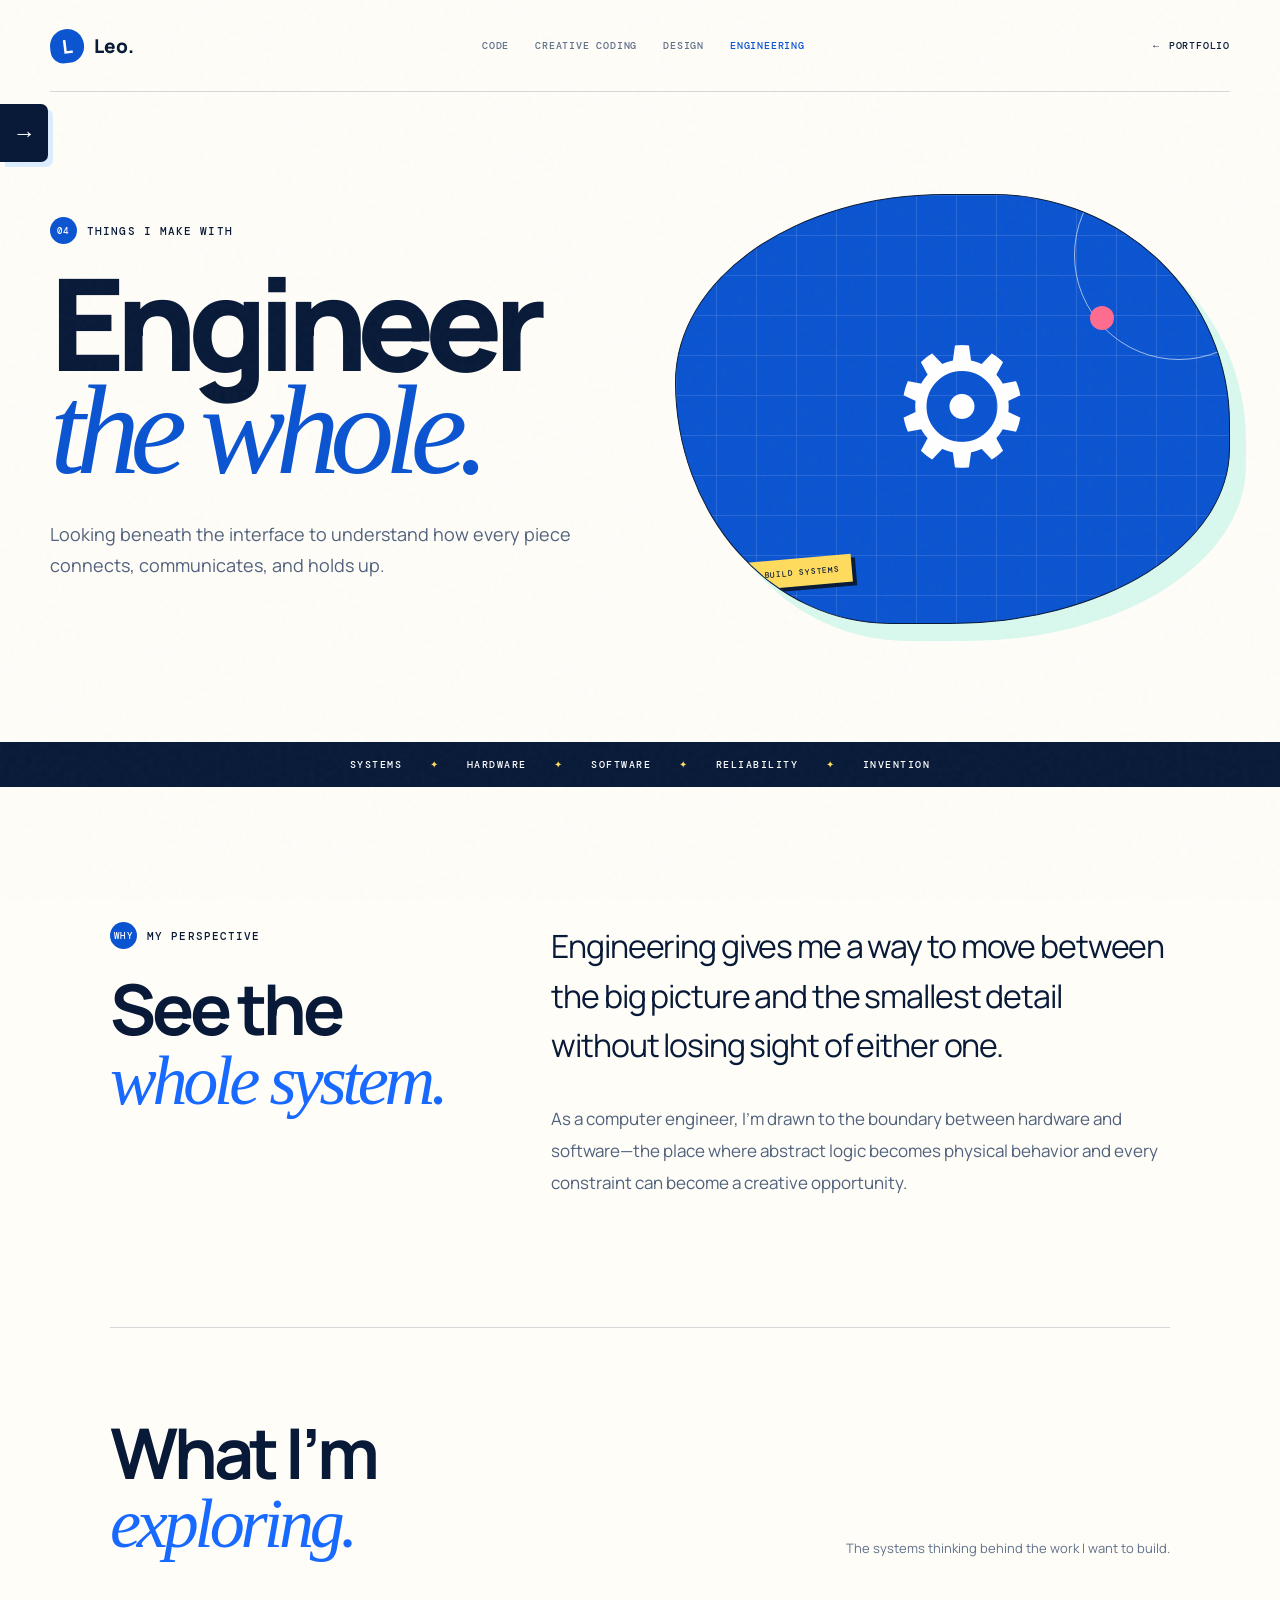
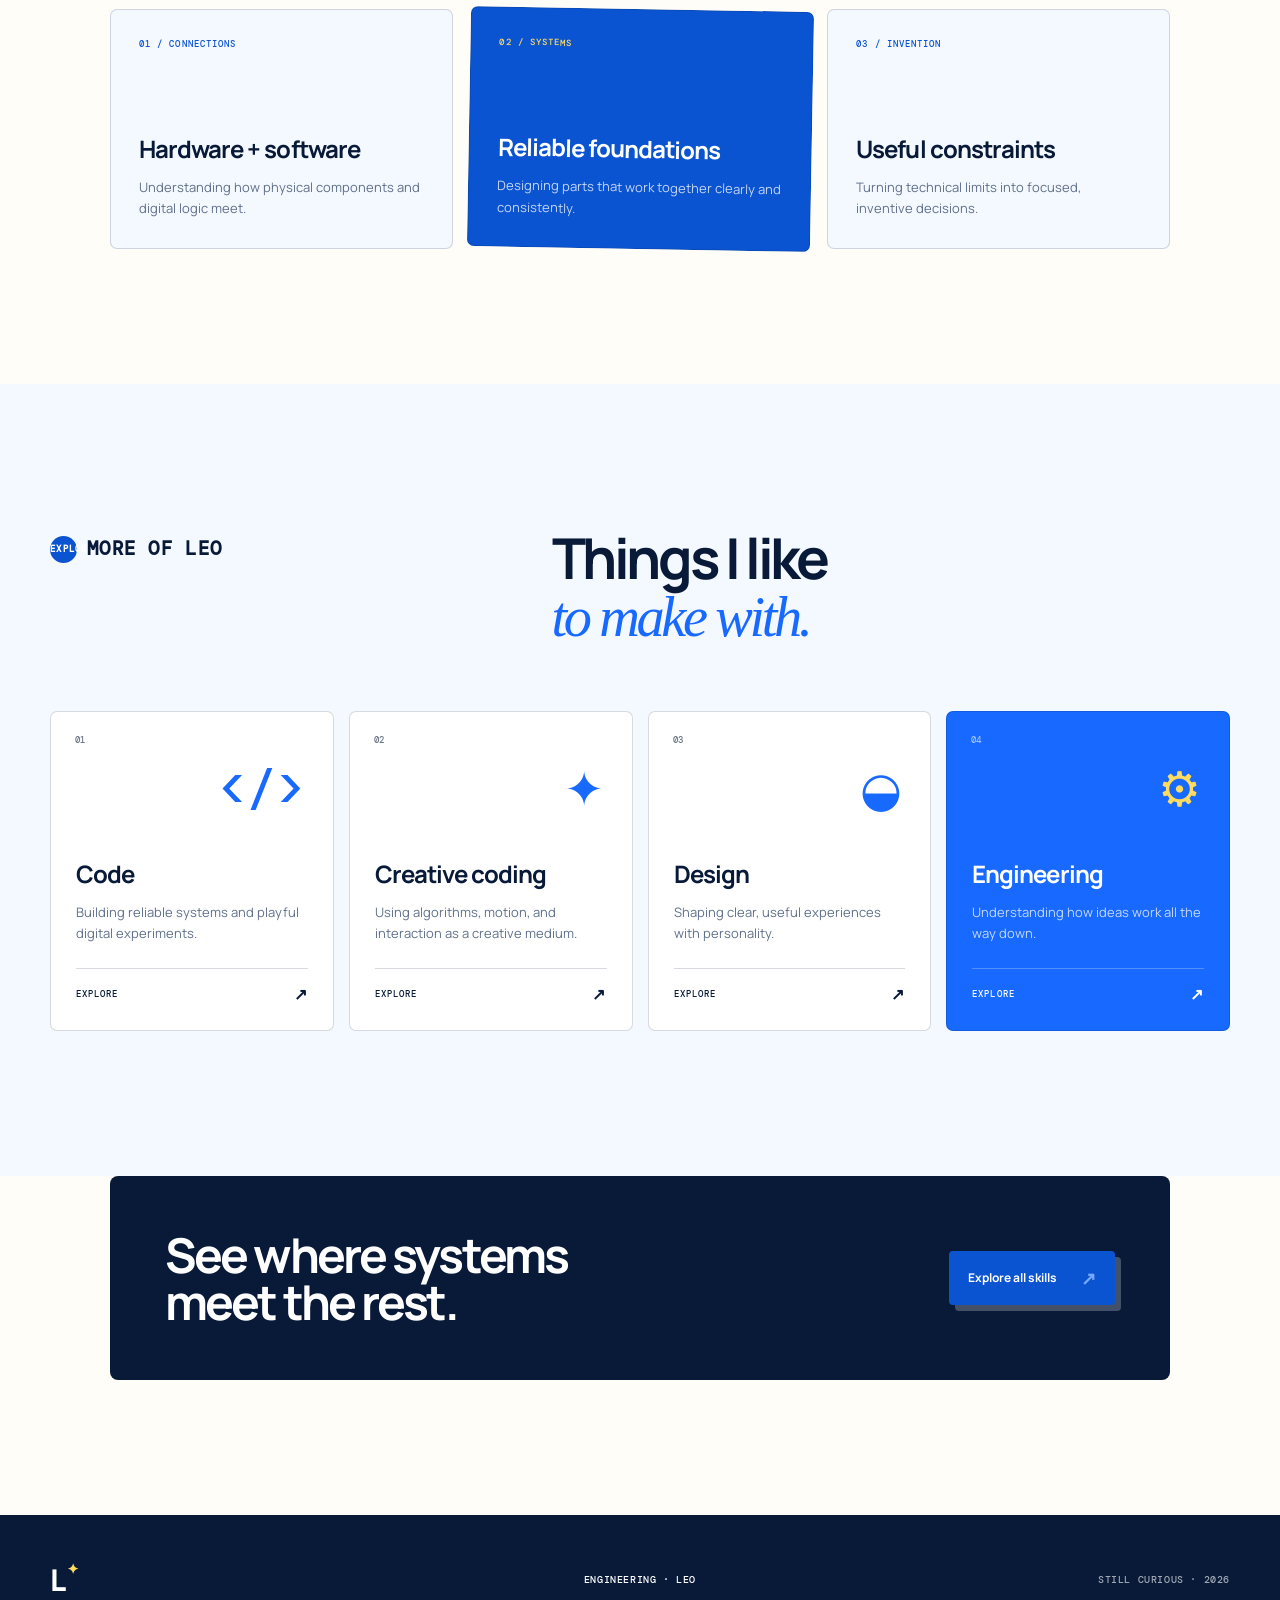
<file: engineering.html>
<!doctype html>
<html lang="en">
  <head>
    <meta charset="UTF-8" />
    <meta name="viewport" content="width=device-width, initial-scale=1.0" />
    <meta name="description" content="Leo's engineering mindset: understanding systems deeply and building them thoughtfully." />
    <title>Engineering — Leo</title>
    <link rel="preconnect" href="https://fonts.googleapis.com" />
    <link rel="preconnect" href="https://fonts.gstatic.com" crossorigin />
    <link href="https://fonts.googleapis.com/css2?family=DM+Mono:wght@400;500&family=Manrope:wght@400;500;600;700;800&display=swap" rel="stylesheet" />
    <link rel="stylesheet" href="styles.css" />
    <link rel="stylesheet" href="subject.css" />
  </head>
  <body class="subject-page engineering" data-topic="engineering">
    <div class="page-noise" aria-hidden="true"></div>
    <aside class="topic-sidebar" aria-label="Explore topics">
      <button class="topic-toggle" type="button" aria-expanded="false" aria-controls="topic-menu" aria-label="Open topic navigation"><span>→</span></button>
      <div class="topic-menu" id="topic-menu"><p class="topic-menu-label">Explore Leo</p><a href="index.html#about">About Leo</a><a href="index.html#personality">Personality</a><a href="code.html">Code</a><a href="creative-coding.html">Creative coding</a><a href="design.html">Design</a><a href="engineering.html">Engineering</a><a href="index.html#personality">Games & sports</a><a href="index.html#personality">School & activities</a><a href="index.html#projects">Current experiments</a><a href="index.html#experience">Future goals</a></div>
    </aside>
    <header class="subject-header">
      <a class="brand" href="index.html" aria-label="Leo, return home"><span class="brand-mark">L</span><span>Leo.</span></a>
      <nav class="topic-nav" aria-label="Subject navigation">
        <a href="code.html">Code</a><a href="creative-coding.html">Creative coding</a><a href="design.html">Design</a><a href="engineering.html" aria-current="page">Engineering</a>
      </nav>
      <a class="back-home" href="index.html#skills" aria-label="Back to portfolio"><span>←</span> Portfolio</a>
    </header>
    <main>
      <section class="subject-hero">
        <div class="reveal">
          <p class="eyebrow"><span>04</span> Things I make with</p>
          <h1>Engineer<em>the whole.</em></h1>
          <p class="subject-lead">Looking beneath the interface to understand how every piece connects, communicates, and holds up.</p>
        </div>
        <div class="subject-visual reveal" aria-label="Engineering illustration">
          <div class="visual-orbit"></div><strong class="mega-symbol">⚙</strong><span class="visual-note">DETAILS BUILD SYSTEMS</span>
        </div>
      </section>
      <div class="subject-marquee">systems <span>✦</span> hardware <span>✦</span> software <span>✦</span> reliability <span>✦</span> invention</div>
      <section class="subject-content">
        <div class="subject-intro reveal">
          <div><p class="eyebrow"><span>WHY</span> My perspective</p><h2>See the<br /><em>whole system.</em></h2></div>
          <div class="subject-intro-copy">
            <p>Engineering gives me a way to move between the big picture and the smallest detail without losing sight of either one.</p>
            <p>As a computer engineer, I’m drawn to the boundary between hardware and software—the place where abstract logic becomes physical behavior and every constraint can become a creative opportunity.</p>
          </div>
        </div>
        <div class="explore-block reveal">
          <div class="explore-heading"><h2>What I’m<br /><em>exploring.</em></h2><p>The systems thinking behind the work I want to build.</p></div>
          <div class="explore-grid">
            <article class="explore-card"><span class="mini-label">01 / CONNECTIONS</span><div><h3>Hardware + software</h3><p>Understanding how physical components and digital logic meet.</p></div></article>
            <article class="explore-card"><span class="mini-label">02 / SYSTEMS</span><div><h3>Reliable foundations</h3><p>Designing parts that work together clearly and consistently.</p></div></article>
            <article class="explore-card"><span class="mini-label">03 / INVENTION</span><div><h3>Useful constraints</h3><p>Turning technical limits into focused, inventive decisions.</p></div></article>
          </div>
        </div>
      </section>
      <section class="skills subject-skills" aria-labelledby="subject-skills-title">
        <div class="section-heading reveal"><p class="eyebrow"><span>EXPLORE</span> More of Leo</p><h2 id="subject-skills-title">Things I like<br /><em>to make with.</em></h2></div>
        <div class="skill-grid">
          <a class="skill-card reveal" data-topic="code" href="code.html" aria-label="Learn more about Code"><span class="skill-number">01</span><div class="skill-symbol" aria-hidden="true">&lt;/&gt;</div><h3>Code</h3><p>Building reliable systems and playful digital experiments.</p><span class="skill-link-hint">EXPLORE <b>↗</b></span></a>
          <a class="skill-card reveal" data-topic="creative-coding" href="creative-coding.html" aria-label="Learn more about Creative Coding"><span class="skill-number">02</span><div class="skill-symbol" aria-hidden="true">✦</div><h3>Creative coding</h3><p>Using algorithms, motion, and interaction as a creative medium.</p><span class="skill-link-hint">EXPLORE <b>↗</b></span></a>
          <a class="skill-card reveal" data-topic="design" href="design.html" aria-label="Learn more about Design"><span class="skill-number">03</span><div class="skill-symbol" aria-hidden="true">◒</div><h3>Design</h3><p>Shaping clear, useful experiences with personality.</p><span class="skill-link-hint">EXPLORE <b>↗</b></span></a>
          <a class="skill-card reveal" data-topic="engineering" href="engineering.html" aria-label="Learn more about Engineering"><span class="skill-number">04</span><div class="skill-symbol" aria-hidden="true">⚙</div><h3>Engineering</h3><p>Understanding how ideas work all the way down.</p><span class="skill-link-hint">EXPLORE <b>↗</b></span></a>
        </div>
      </section>
      <section class="subject-cta reveal"><h2>See where systems<br />meet the rest.</h2><a class="button" href="index.html#skills">Explore all skills <span>↗</span></a></section>
    </main>
    <footer class="subject-footer"><div class="footer-mark">L<span>✦</span></div><p>Engineering · Leo</p><p>Still curious · <span id="year"></span></p></footer>
    <script src="script.js"></script>
  </body>
</html>
</file>
<file: styles.css>
:root {
  --ink: #081a38;
  --blue: #1769ff;
  --blue-dark: #0a48d6;
  --sky: #dcecff;
  --pale: #f4f8ff;
  --paper: #fffdf8;
  --line: rgba(8, 26, 56, 0.16);
  --mono: "DM Mono", monospace;
  --sans: "Manrope", sans-serif;
}

* { box-sizing: border-box; }

html { scroll-behavior: smooth; overflow-x: hidden; }

body {
  margin: 0;
  color: var(--ink);
  background: var(--paper);
  font-family: var(--sans);
  overflow-x: hidden;
}

::selection { color: white; background: var(--blue); }

.page-noise {
  position: fixed;
  inset: 0;
  opacity: .035;
  pointer-events: none;
  z-index: 20;
  background-image: url("data:image/svg+xml,%3Csvg viewBox='0 0 180 180' xmlns='http://www.w3.org/2000/svg'%3E%3Cfilter id='n'%3E%3CfeTurbulence type='fractalNoise' baseFrequency='.9' numOctaves='3' stitchTiles='stitch'/%3E%3C/filter%3E%3Crect width='100%25' height='100%25' filter='url(%23n)' opacity='.8'/%3E%3C/svg%3E");
}

.topic-sidebar { position: fixed; left: 0; top: 104px; z-index: 30; display: flex; align-items: flex-start; }
.topic-toggle { width: 48px; height: 58px; display: grid; place-items: center; color: white; background: var(--ink); border: 0; border-radius: 0 7px 7px 0; box-shadow: 5px 5px 0 var(--sky); cursor: pointer; }
.topic-toggle span { display: block; font-size: 23px; transition: transform .3s ease; }
.topic-menu { width: 0; min-height: 0; overflow: hidden; padding: 0; color: white; background: var(--ink); border-radius: 0 8px 8px 0; opacity: 0; transform: translateX(-12px); transition: width .35s ease, min-height .35s ease, padding .35s ease, opacity .25s ease, transform .35s ease; }
.topic-sidebar.is-open .topic-menu { width: min(48vw, 560px); min-height: min(670px, calc(100vh - 138px)); padding: 42px 42px; opacity: 1; transform: translateX(0); }
.topic-sidebar.is-open .topic-toggle span { transform: rotate(180deg); }
.topic-menu-label { margin: 0 0 24px; color: #ffdc5e; font: 500 12px var(--mono); letter-spacing: .14em; text-transform: uppercase; }
.topic-menu a { display: block; padding: 12px 0; color: rgba(255,255,255,.78); font-size: clamp(16px, 1.8vw, 22px); font-weight: 600; white-space: nowrap; }
.topic-menu a:hover, .topic-menu a:focus-visible { color: white; transform: translateX(4px); outline: none; }

a { color: inherit; text-decoration: none; }

.site-header {
  width: min(1240px, calc(100% - 48px));
  min-height: 92px;
  margin: 0 auto;
  display: flex;
  align-items: center;
  justify-content: space-between;
  border-bottom: 1px solid var(--line);
}

.brand { display: flex; align-items: center; gap: 10px; font-size: 19px; font-weight: 800; }

.brand-mark {
  display: grid;
  place-items: center;
  width: 34px;
  height: 34px;
  color: white;
  background: var(--blue);
  border-radius: 50% 50% 48% 38%;
  transform: rotate(-7deg);
}

nav { display: flex; gap: clamp(22px, 4vw, 52px); font-size: 13px; font-weight: 700; }
nav a { position: relative; }
nav a::after { content: ""; position: absolute; left: 0; bottom: -7px; width: 100%; height: 2px; background: var(--blue); transform: scaleX(0); transform-origin: right; transition: transform .25s ease; }
nav a:hover::after, nav a:focus-visible::after { transform: scaleX(1); transform-origin: left; }

.status-pill {
  display: flex;
  align-items: center;
  gap: 8px;
  padding: 9px 13px;
  border: 1px solid var(--line);
  border-radius: 999px;
  font: 500 10px var(--mono);
  letter-spacing: .04em;
  text-transform: uppercase;
}

.status-dot { width: 7px; height: 7px; background: #21b66f; border-radius: 50%; box-shadow: 0 0 0 4px rgba(33,182,111,.12); animation: pulse 2s infinite; }

.section-shell { width: min(1180px, calc(100% - 48px)); margin: 0 auto; }

.hero { min-height: 710px; padding: 86px 0 100px; display: grid; grid-template-columns: .95fr 1.05fr; gap: 64px; align-items: center; }

.eyebrow { display: flex; align-items: center; gap: 10px; margin: 0 0 25px; font: 500 11px var(--mono); letter-spacing: .1em; text-transform: uppercase; }
.eyebrow span { display: grid; place-items: center; width: 27px; height: 27px; color: white; background: var(--blue); border-radius: 50%; font-size: 9px; }

h1, h2, h3, p { margin-top: 0; }
h1 { margin-bottom: 30px; font-size: clamp(64px, 8.6vw, 118px); line-height: .84; letter-spacing: -.075em; font-weight: 800; }
h1 span { color: var(--blue); }
.scribble-wrap { position: relative; display: inline-block; transform: rotate(-2deg); }
.scribble-wrap::after { content: ""; position: absolute; left: 2%; bottom: -11%; width: 100%; height: 15px; border-top: 4px solid var(--blue); border-radius: 50%; transform: rotate(-1deg); opacity: .55; }

.hero-intro { max-width: 490px; margin-bottom: 34px; color: #40506c; font-size: 17px; line-height: 1.75; }
.hero-intro strong { color: var(--ink); }

.button { display: inline-flex; align-items: center; gap: 24px; padding: 15px 19px; color: white; background: var(--ink); border-radius: 4px; font-size: 12px; font-weight: 700; box-shadow: 6px 6px 0 var(--sky); transition: transform .2s, box-shadow .2s; }
.button span { color: #76a9ff; font-size: 18px; }
.button:hover { transform: translate(3px, 3px); box-shadow: 3px 3px 0 var(--sky); }

.hero-visual { position: relative; padding: 22px 4px 24px 20px; }
.hero-visual::before { content: ""; position: absolute; inset: -14% -8% -7% 2%; background: var(--sky); border-radius: 47% 53% 62% 38% / 52% 42% 58% 48%; transform: rotate(6deg); z-index: -1; }
.code-window { overflow: hidden; background: white; border: 1px solid rgba(8,26,56,.3); border-radius: 8px; box-shadow: 15px 18px 0 rgba(23,105,255,.18), 0 25px 60px rgba(8,26,56,.12); transform: rotate(1deg); }
.window-bar { height: 45px; padding: 0 15px; display: grid; grid-template-columns: 1fr auto 1fr; align-items: center; border-bottom: 1px solid var(--line); color: #66758e; font: 400 9px var(--mono); }
.window-bar > :last-child { text-align: right; }
.window-dots { display: flex; gap: 6px; }
.window-dots i { width: 7px; height: 7px; background: #cbd5e5; border-radius: 50%; }
.canvas { position: relative; height: 335px; overflow: hidden; background: var(--blue); cursor: crosshair; }
.canvas::before { content: ""; position: absolute; inset: 0; background-image: linear-gradient(rgba(255,255,255,.1) 1px, transparent 1px), linear-gradient(90deg, rgba(255,255,255,.1) 1px, transparent 1px); background-size: 34px 34px; }
.canvas-label { position: absolute; left: 34px; bottom: 34px; color: white; }
.canvas-label span { display: block; margin-bottom: 8px; font: 500 8px var(--mono); letter-spacing: .18em; opacity: .75; }
.canvas-label strong { font-size: clamp(21px, 3vw, 36px); letter-spacing: -.04em; }
.shape { position: absolute; display: block; transition: transform .18s ease-out; }
.shape-circle { width: 110px; height: 110px; top: 44px; left: 54px; background: #ffdc5e; border-radius: 50%; }
.shape-square { width: 86px; height: 86px; top: 72px; right: 52px; background: #ff6c8f; transform: rotate(14deg); }
.shape-pill { width: 155px; height: 40px; top: 188px; right: 52px; background: white; border-radius: 99px; transform: rotate(-20deg); }
.shape-ring { width: 62px; height: 62px; top: 185px; left: 116px; border: 14px solid #6ef2cb; border-radius: 50%; }
.cursor-bubble { position: absolute; top: 120px; left: 50%; display: grid; place-items: center; width: 52px; height: 52px; color: var(--blue); background: white; border-radius: 50%; font-size: 20px; box-shadow: 0 8px 24px rgba(8,26,56,.2); transform: translate(-50%, -50%); pointer-events: none; transition: left .12s ease-out, top .12s ease-out; }
.code-line { min-height: 37px; display: grid; grid-template-columns: 44px 1fr; align-items: center; border-top: 1px solid var(--line); font: 400 10px var(--mono); }
.code-line > span { color: #a3adc0; text-align: center; }
.code-line code b { color: #9a43e5; }
.code-line code em { color: var(--blue); font-style: normal; }
.float-tag { position: absolute; padding: 9px 12px; color: white; background: var(--ink); border-radius: 3px; font: 500 8px var(--mono); letter-spacing: .08em; box-shadow: 4px 4px 0 #79aaff; }
.tag-one { top: 8px; right: -9px; transform: rotate(4deg); }
.tag-two { left: -10px; bottom: 4px; color: var(--ink); background: #ffdc5e; box-shadow: 4px 4px 0 var(--ink); transform: rotate(-5deg); }
.spark { position: absolute; color: var(--blue); font-size: 28px; }
.spark-one { left: -32px; top: 80px; }
.spark-two { right: -42px; bottom: 95px; font-size: 18px; }

.marquee { overflow: hidden; color: white; background: var(--blue); border-block: 1px solid var(--ink); transform: rotate(-1deg) scale(1.02); }
.marquee-track { width: max-content; padding: 15px 0; display: flex; align-items: center; gap: 28px; animation: scroll 24s linear infinite; font: 500 11px var(--mono); letter-spacing: .09em; text-transform: uppercase; }
.marquee-track i { color: #ffdc5e; font-style: normal; }

.about, .personality, .experience, .skills, .projects { padding: 145px 0; }
.section-heading { display: grid; grid-template-columns: .85fr 1.15fr; align-items: end; margin-bottom: 64px; }
.section-heading .eyebrow { align-self: start; margin-top: 7px; font-size: clamp(15px, 1.45vw, 19px); font-weight: 700; letter-spacing: .07em; }
.section-heading h2 { font-size: clamp(36px, 4.4vw, 60px); line-height: 1.02; }
h2 { margin-bottom: 0; font-size: clamp(44px, 5.7vw, 75px); line-height: .98; letter-spacing: -.06em; }
h2 em { color: var(--blue); font-family: Georgia, serif; font-weight: 400; }

.about-grid { display: grid; grid-template-columns: 1.2fr .8fr; gap: 24px; }
.about-card { position: relative; min-height: 350px; padding: 48px; border: 1px solid var(--line); border-radius: 8px; }
.intro-card { padding-right: 220px; background: var(--pale); }
.about-avatar { position: absolute; right: 30px; bottom: 30px; width: 155px; height: 155px; object-fit: cover; object-position: center; border: 6px solid white; border-radius: 50%; box-shadow: 7px 8px 0 var(--blue); transform: rotate(4deg); }
.intro-card p { max-width: 660px; font-size: clamp(18px, 2.15vw, 27px); line-height: 1.5; letter-spacing: -.025em; }
.intro-card p:last-child { margin-bottom: 0; color: #60708b; font-size: 15px; letter-spacing: 0; }
.card-icon { position: absolute; right: 26px; top: 26px; display: grid; place-items: center; width: 38px; height: 38px; color: white; background: var(--blue); border-radius: 50%; }
.principle-card { overflow: hidden; display: flex; flex-direction: column; justify-content: space-between; color: white; background: var(--ink); }
.mini-label { font: 500 9px var(--mono); letter-spacing: .12em; text-transform: uppercase; }
blockquote { position: relative; margin: 40px 0 0; z-index: 2; font-family: Georgia, serif; font-size: clamp(32px, 4vw, 52px); line-height: 1.05; }
.orbit { position: absolute; width: 220px; height: 220px; right: -55px; bottom: -70px; border: 1px solid rgba(255,255,255,.4); border-radius: 50%; }
.orbit::before, .orbit::after { content: ""; position: absolute; inset: 25px; border: 1px solid rgba(255,255,255,.2); border-radius: 50%; }
.orbit::after { inset: 55px; }
.orbit span { position: absolute; width: 25px; height: 25px; left: 20px; top: 25px; background: #ffdc5e; border-radius: 50%; }

.personality { border-top: 1px solid var(--line); }
.personality-layout { display: grid; grid-template-columns: .9fr 1.1fr; gap: 24px; align-items: stretch; }
.personality-collage { position: relative; min-height: 390px; overflow: hidden; padding: 40px; background: #ffdc5e; border: 1px solid var(--ink); border-radius: 8px; transform: rotate(-1deg); box-shadow: 12px 12px 0 var(--blue); }
.personality-collage::before { content: ""; position: absolute; inset: 22px; border: 1px dashed rgba(8,26,56,.34); border-radius: 48% 52% 44% 56%; transform: rotate(9deg); }
.personality-note { position: absolute; left: 40px; bottom: 42px; z-index: 2; }
.personality-note .mini-label { display: block; margin-bottom: 18px; }
.personality-note strong { display: block; font-size: clamp(25px, 3.2vw, 43px); line-height: .98; letter-spacing: -.06em; }
.sticker { position: absolute; z-index: 3; display: grid; place-items: center; text-align: center; font: 500 10px var(--mono); letter-spacing: .08em; }
.sticker-smile { top: 38px; right: 34px; width: 78px; height: 78px; background: #ff6c8f; border-radius: 50%; transform: rotate(12deg); }
.sticker-game { top: 144px; right: 72px; width: 82px; height: 52px; color: white; background: var(--blue); border-radius: 4px; transform: rotate(-9deg); }
.sticker-ball { right: 38px; bottom: 42px; width: 62px; height: 62px; color: white; background: var(--ink); border-radius: 50%; font-size: 42px; line-height: 1; }
.sticker-wave { left: 42px; top: 42px; color: var(--blue); font-size: 17px; transform: rotate(-12deg); }
.personality-conversation { min-height: 390px; padding: 44px; display: flex; flex-direction: column; justify-content: center; background: var(--pale); border: 1px solid var(--line); border-radius: 8px; }
.conversation-kicker { margin-bottom: 18px; color: var(--blue); font: 500 10px var(--mono); letter-spacing: .1em; text-transform: uppercase; }
.conversation-prompt { max-width: 520px; margin-bottom: 28px; font-size: clamp(25px, 3.2vw, 42px); line-height: 1.05; letter-spacing: -.06em; }
.question-list { display: flex; flex-wrap: wrap; gap: 9px; }
.question-list button { padding: 11px 13px; color: var(--ink); background: white; border: 1px solid var(--line); border-radius: 999px; font: 500 11px var(--sans); cursor: pointer; transition: color .2s, background .2s, transform .2s; }
.question-list button:hover, .question-list button:focus-visible { color: white; background: var(--blue); transform: translateY(-3px); outline: none; }
.conversation-answer { margin: 28px 0 0; padding-top: 18px; border-top: 1px solid var(--line); color: #60708b; font-size: 14px; line-height: 1.65; }
.conversation-answer span { float: right; color: var(--blue); font-size: 20px; }

.experience { border-top: 1px solid var(--line); }
.timeline { margin-left: 42.5%; }
.timeline-item { position: relative; padding: 28px 0 40px 44px; display: grid; grid-template-columns: .9fr 1.1fr; gap: 40px; border-top: 1px solid var(--line); }
.timeline-marker { position: absolute; left: 0; top: 31px; bottom: -1px; width: 1px; background: var(--line); }
.timeline-marker span { position: absolute; left: -5px; top: 0; width: 11px; height: 11px; background: var(--blue); border: 3px solid var(--paper); border-radius: 50%; box-shadow: 0 0 0 1px var(--blue); }
.timeline-meta .mini-label { display: block; margin-bottom: 14px; color: var(--blue); }
.timeline h3 { margin: 0; font-size: 21px; letter-spacing: -.03em; }
.timeline-item > p { margin: 0; color: #60708b; font-size: 14px; line-height: 1.7; }
.muted-item { opacity: .52; }
.muted-item .timeline-marker span { background: var(--paper); box-shadow: 0 0 0 1px var(--ink); }

.experience-feature { margin-top: 72px; padding: clamp(32px, 5vw, 62px); color: white; background: var(--blue); border-radius: 8px; box-shadow: 12px 12px 0 var(--sky); }
.experience-feature-intro { margin-bottom: 42px; }
.experience-feature .mini-label { display: block; margin-bottom: 24px; color: #ffdc5e; }
.experience-feature h3 { margin: 0; font-size: clamp(30px, 4vw, 56px); line-height: .98; letter-spacing: -.06em; }
.experience-feature h3 em { color: #ffdc5e; font-family: Georgia, serif; font-weight: 400; }
.experience-feature-grid { display: grid; grid-template-columns: repeat(4, 1fr); gap: 1px; background: rgba(255,255,255,.35); }
.experience-feature-grid article { min-height: 210px; padding: 24px; background: var(--blue); }
.feature-number { color: #ffdc5e; font: 500 10px var(--mono); }
.experience-feature-grid h4 { margin: 38px 0 12px; font-size: 19px; letter-spacing: -.035em; }
.experience-feature-grid p { margin: 0; color: rgba(255,255,255,.82); font-size: 13px; line-height: 1.7; }


.skills { background: var(--pale); width: 100%; max-width: none; padding-inline: max(24px, calc((100% - 1180px) / 2)); }
.skill-grid { display: grid; grid-template-columns: repeat(4, 1fr); gap: 15px; }
.skill-card { position: relative; min-height: 320px; padding: 25px; display: flex; flex-direction: column; justify-content: flex-end; overflow: hidden; background: white; border: 1px solid var(--line); border-radius: 7px; transition: transform .3s, box-shadow .3s; }
.skill-card:hover { transform: translateY(-8px) rotate(-1deg); box-shadow: 10px 12px 0 var(--sky); }
.skill-card:focus-visible { outline: 3px solid var(--blue); outline-offset: 5px; }
.skill-card.featured { color: white; background: var(--blue); transform: rotate(1.5deg); }
.skill-card.featured:hover { transform: rotate(0) translateY(-8px); box-shadow: 10px 12px 0 #aacbff; }
.skill-number { position: absolute; top: 22px; left: 24px; font: 500 9px var(--mono); opacity: .6; }
.skill-symbol { position: absolute; top: 46px; right: 28px; font: 500 48px var(--mono); color: var(--blue); }
.featured .skill-symbol { color: #ffdc5e; }
.skill-card h3 { margin-bottom: 12px; font-size: 24px; letter-spacing: -.04em; }
.skill-card p { margin: 0 0 24px; color: #60708b; font-size: 13px; line-height: 1.6; }
.featured p { color: rgba(255,255,255,.75); }
.skill-link-hint { display: flex; align-items: center; justify-content: space-between; padding-top: 15px; border-top: 1px solid var(--line); font: 500 9px var(--mono); letter-spacing: .12em; }
.skill-link-hint b { font-size: 16px; transition: transform .25s ease; }
.skill-card:hover .skill-link-hint b { transform: translate(3px, -3px); }
.featured .skill-link-hint { border-color: rgba(255,255,255,.25); }

.project-lab { display: grid; grid-template-columns: 1.25fr .75fr; overflow: hidden; border: 1px solid var(--ink); border-radius: 8px; box-shadow: 12px 12px 0 var(--sky); }
.lab-visual { position: relative; min-height: 450px; overflow: hidden; background: var(--blue); }
.blueprint-grid { position: absolute; inset: 0; background-image: linear-gradient(rgba(255,255,255,.11) 1px, transparent 1px), linear-gradient(90deg, rgba(255,255,255,.11) 1px, transparent 1px); background-size: 40px 40px; }
.lab-visual svg { position: absolute; width: 80%; left: 10%; top: 21%; fill: none; stroke: #ffdc5e; stroke-width: 3; stroke-linecap: round; stroke-dasharray: 9 12; }
.project-shape { position: absolute; display: grid; place-items: center; z-index: 2; color: var(--ink); background: white; font: 500 12px var(--mono); box-shadow: 7px 7px 0 rgba(8,26,56,.32); }
.ps-one { left: 12%; top: 18%; width: 110px; height: 110px; color: white; background: #ff6c8f; border-radius: 50%; font: 800 46px var(--sans); transform: rotate(-9deg); }
.ps-two { right: 14%; top: 20%; width: 78px; height: 78px; transform: rotate(8deg); }
.ps-three { right: 21%; bottom: 15%; width: 105px; height: 53px; background: #6ef2cb; border-radius: 99px; font-size: 20px; transform: rotate(-12deg); }
.lab-copy { padding: clamp(35px, 5vw, 64px); display: flex; flex-direction: column; justify-content: center; background: white; }
.lab-copy .mini-label { margin-bottom: 22px; color: var(--blue); }
.lab-copy h3 { margin-bottom: 22px; font-size: clamp(27px, 3vw, 40px); line-height: 1.05; letter-spacing: -.05em; }
.lab-copy p { margin-bottom: 36px; color: #60708b; font-size: 14px; line-height: 1.75; }
.progress-label { margin-bottom: 10px; display: flex; justify-content: space-between; font: 500 9px var(--mono); letter-spacing: .1em; }
.progress-track { height: 5px; overflow: hidden; background: var(--sky); border-radius: 99px; }
.progress-track span { display: block; width: 37%; height: 100%; background: var(--blue); border-radius: inherit; }

footer { min-height: 160px; padding: 0 max(24px, calc((100% - 1180px) / 2)); display: grid; grid-template-columns: 1fr 1fr 1fr; align-items: center; color: white; background: var(--ink); font: 500 10px var(--mono); letter-spacing: .06em; text-transform: uppercase; }
footer p { margin: 0; }
footer p:nth-child(2) { text-align: center; }
footer p:last-child { text-align: right; opacity: .62; }
.footer-mark { font: 800 30px var(--sans); }
.footer-mark span { color: #ffdc5e; font-size: 14px; vertical-align: top; }

.reveal { opacity: 0; transform: translateY(24px); transition: opacity .7s ease, transform .7s cubic-bezier(.2,.7,.2,1); }
.reveal.visible { opacity: 1; transform: translateY(0); }

@keyframes pulse { 50% { box-shadow: 0 0 0 7px rgba(33,182,111,0); } }
@keyframes scroll { to { transform: translateX(-50%); } }

@media (max-width: 900px) {
  .site-header { width: min(100% - 32px, 1180px); }
  nav { display: none; }
  .section-shell { width: min(100% - 40px, 700px); }
  .hero { min-height: auto; grid-template-columns: 1fr; gap: 75px; padding: 70px 0 110px; }
  .hero-copy { text-align: center; }
  .hero-copy .eyebrow { justify-content: center; }
  .hero-intro { margin-inline: auto; }
  .hero-visual { max-width: 620px; width: 100%; margin: auto; }
  .section-heading { grid-template-columns: 1fr; gap: 22px; }
  .about-grid, .project-lab { grid-template-columns: 1fr; }
  .timeline { margin-left: 0; }
  .experience-feature-grid { grid-template-columns: repeat(2, 1fr); }
  .skill-grid { grid-template-columns: repeat(2, 1fr); }
  .skills { padding-inline: 20px; }
  .lab-visual { min-height: 390px; }
}

@media (max-width: 560px) {
  .site-header { min-height: 74px; }
  .status-pill { font-size: 0; padding: 10px; }
  .topic-sidebar { top: 86px; }
  .topic-sidebar.is-open .topic-menu { width: calc(100vw - 70px); min-height: calc(100vh - 108px); padding: 30px 24px; }
  h1 { font-size: clamp(58px, 20vw, 88px); }
  .hero { padding-top: 56px; }
  .canvas { height: 280px; }
  .shape-circle { width: 85px; height: 85px; left: 28px; }
  .shape-square { width: 65px; height: 65px; right: 30px; }
  .shape-pill { right: 25px; width: 125px; }
  .shape-ring { left: 80px; }
  .float-tag, .spark { display: none; }
  .about, .personality, .experience, .skills, .projects { padding-block: 100px; }
  .about-card { min-height: 320px; padding: 34px 28px; }
  .intro-card { padding-right: 28px; padding-bottom: 160px; }
  .about-avatar { right: 28px; bottom: 28px; width: 112px; height: 112px; }
  .personality-layout { grid-template-columns: 1fr; }
  .personality-collage, .personality-conversation { min-height: 340px; }
  .personality-conversation { padding: 34px 28px; }
  .timeline-item { grid-template-columns: 1fr; gap: 18px; padding-left: 30px; }
  .skill-grid { grid-template-columns: 1fr; }
  .experience-feature-grid { grid-template-columns: 1fr; }
  .skill-card { min-height: 260px; }
  .lab-visual { min-height: 320px; }
  footer { padding-block: 35px; grid-template-columns: 1fr; gap: 18px; text-align: center; }
  footer p:nth-child(2), footer p:last-child { text-align: center; }
}

@media (prefers-reduced-motion: reduce) {
  *, *::before, *::after { scroll-behavior: auto !important; animation-duration: .01ms !important; animation-iteration-count: 1 !important; transition-duration: .01ms !important; }
}
</file>
<file: subject.css>
.subject-page {
  --accent: #1769ff;
  --accent-soft: #dcecff;
  background: var(--paper);
}

.subject-page.creative { --accent: #1769ff; --accent-soft: #dcecff; }
.subject-page.code { --accent: #0a56e8; --accent-soft: #dbe9ff; }
.subject-page.design { --accent: #1769ff; --accent-soft: #ffe4ec; }
.subject-page.engineering { --accent: #0b54d1; --accent-soft: #d9f8ee; }

.subject-page .brand-mark,
.subject-page .eyebrow span { background: var(--accent); }

.subject-header {
  width: min(1180px, calc(100% - 48px));
  min-height: 92px;
  margin: 0 auto;
  display: flex;
  align-items: center;
  justify-content: space-between;
  border-bottom: 1px solid var(--line);
}

.back-home,
.topic-nav a {
  font: 500 10px var(--mono);
  letter-spacing: .08em;
  text-transform: uppercase;
}

.back-home { display: flex; align-items: center; gap: 9px; }
.back-home span { transition: transform .2s ease; }
.back-home:hover span { transform: translateX(-4px); }
.topic-nav { display: flex; gap: 26px; }
.topic-nav a { padding: 8px 0; color: #60708b; }
.topic-nav a:hover, .topic-nav a[aria-current="page"] { color: var(--accent); }

.subject-hero {
  width: min(1180px, calc(100% - 48px));
  min-height: 650px;
  margin: 0 auto;
  padding: 88px 0 105px;
  display: grid;
  grid-template-columns: 1fr 1fr;
  gap: 70px;
  align-items: center;
}

.subject-hero h1 { margin-bottom: 34px; font-size: clamp(72px, 10vw, 138px); }
.subject-hero h1 em { display: block; color: var(--accent); font-family: Georgia, serif; font-weight: 400; }
.subject-lead { max-width: 540px; color: #50617d; font-size: 18px; line-height: 1.75; }

.subject-visual {
  position: relative;
  min-height: 430px;
  display: grid;
  place-items: center;
  overflow: hidden;
  color: white;
  background: var(--accent);
  border: 1px solid var(--ink);
  border-radius: 50% 44% 52% 40% / 45% 55% 42% 58%;
  box-shadow: 16px 17px 0 var(--accent-soft);
  transform: rotate(2deg);
}

.subject-visual::before { content: ""; position: absolute; inset: 0; background-image: linear-gradient(rgba(255,255,255,.12) 1px,transparent 1px),linear-gradient(90deg,rgba(255,255,255,.12) 1px,transparent 1px); background-size: 40px 40px; }
.mega-symbol { position: relative; z-index: 2; font: 500 clamp(84px, 13vw, 165px) var(--mono); letter-spacing: -.12em; }
.visual-note { position: absolute; left: 30px; bottom: 35px; z-index: 2; padding: 9px 12px; color: var(--ink); background: #ffdc5e; box-shadow: 4px 4px 0 var(--ink); font: 500 8px var(--mono); letter-spacing: .1em; transform: rotate(-5deg); }
.visual-orbit { position: absolute; width: 210px; height: 210px; right: -55px; top: -45px; border: 1px solid rgba(255,255,255,.6); border-radius: 50%; }
.visual-orbit::after { content: ""; position: absolute; width: 24px; height: 24px; left: 15px; bottom: 29px; background: #ff6c8f; border-radius: 50%; }

.subject-marquee { padding: 16px; color: white; background: var(--ink); overflow: hidden; text-align: center; font: 500 10px var(--mono); letter-spacing: .15em; word-spacing: 20px; text-transform: uppercase; }
.subject-marquee span { color: #ffdc5e; }

.subject-content { width: min(1060px, calc(100% - 48px)); margin: 0 auto; padding: 135px 0; }
.subject-intro { display: grid; grid-template-columns: .75fr 1.25fr; gap: 70px; margin-bottom: 110px; }
.subject-intro h2, .explore-block h2 { font-size: clamp(42px, 5.8vw, 70px); }
.subject-intro-copy p { color: #50617d; font-size: 17px; line-height: 1.9; }
.subject-intro-copy p:first-child { color: var(--ink); font-size: clamp(22px, 2.6vw, 32px); line-height: 1.55; letter-spacing: -.035em; }

.explore-block { padding-top: 90px; border-top: 1px solid var(--line); }
.explore-heading { display: flex; align-items: end; justify-content: space-between; gap: 30px; margin-bottom: 50px; }
.explore-heading p { max-width: 350px; margin: 0; color: #60708b; font-size: 13px; line-height: 1.7; }
.explore-grid { display: grid; grid-template-columns: repeat(3, 1fr); gap: 16px; }
.explore-card { min-height: 240px; padding: 28px; display: flex; flex-direction: column; justify-content: space-between; background: var(--pale); border: 1px solid var(--line); border-radius: 7px; }
.explore-card:nth-child(2) { background: var(--accent); color: white; transform: rotate(1deg); }
.explore-card .mini-label { color: var(--accent); }
.explore-card:nth-child(2) .mini-label { color: #ffdc5e; }
.explore-card h3 { margin: 35px 0 0; font-size: 24px; letter-spacing: -.04em; }
.explore-card p { margin: 12px 0 0; color: #60708b; font-size: 13px; line-height: 1.65; }
.explore-card:nth-child(2) p { color: rgba(255,255,255,.76); }

.subject-cta { width: min(1060px, calc(100% - 48px)); margin: 0 auto 135px; padding: 55px; display: flex; align-items: center; justify-content: space-between; gap: 35px; color: white; background: var(--ink); border-radius: 8px; }
.subject-cta h2 { margin: 0; font-size: clamp(28px, 4vw, 48px); }
.subject-cta .button { background: var(--accent); box-shadow: 6px 6px 0 rgba(255,255,255,.24); white-space: nowrap; }

.subject-footer { min-height: 130px; }

@media (max-width: 900px) {
  .subject-header, .subject-hero { width: min(100% - 40px, 700px); }
  .topic-nav { display: none; }
  .subject-hero { grid-template-columns: 1fr; text-align: center; }
  .subject-hero .eyebrow { justify-content: center; }
  .subject-lead { margin-inline: auto; }
  .subject-visual { width: min(520px, 100%); margin: auto; }
  .subject-intro { grid-template-columns: 1fr; gap: 35px; }
  .explore-heading { align-items: start; flex-direction: column; }
  .explore-grid { grid-template-columns: 1fr; }
  .explore-card { min-height: 210px; }
}

@media (max-width: 560px) {
  .subject-header { min-height: 74px; }
  .subject-hero { padding: 65px 0 90px; gap: 50px; }
  .subject-hero h1 { font-size: clamp(62px, 22vw, 92px); }
  .subject-visual { min-height: 330px; box-shadow: 9px 10px 0 var(--accent-soft); }
  .subject-content { padding: 95px 0; }
  .subject-intro { margin-bottom: 80px; }
  .explore-block { padding-top: 70px; }
  .subject-cta { margin-bottom: 90px; padding: 38px 28px; flex-direction: column; align-items: flex-start; }
}
</file>
